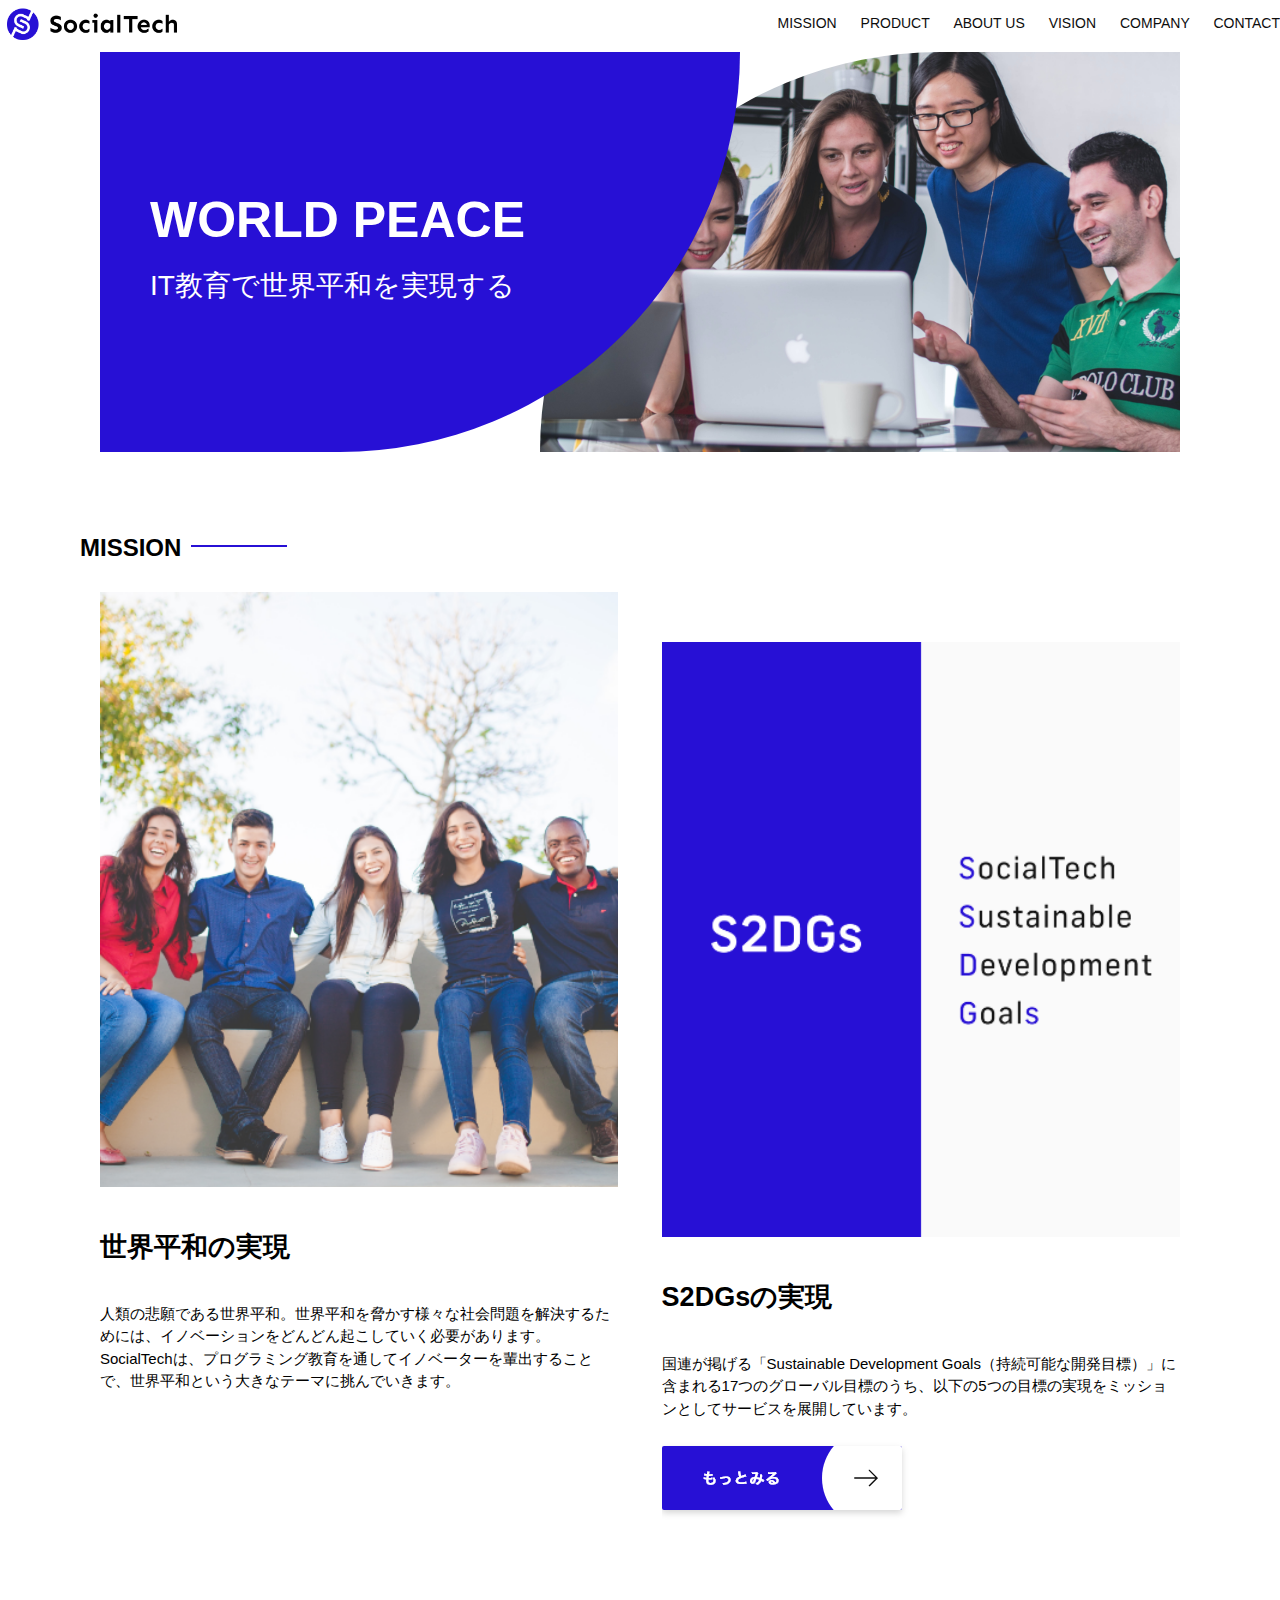
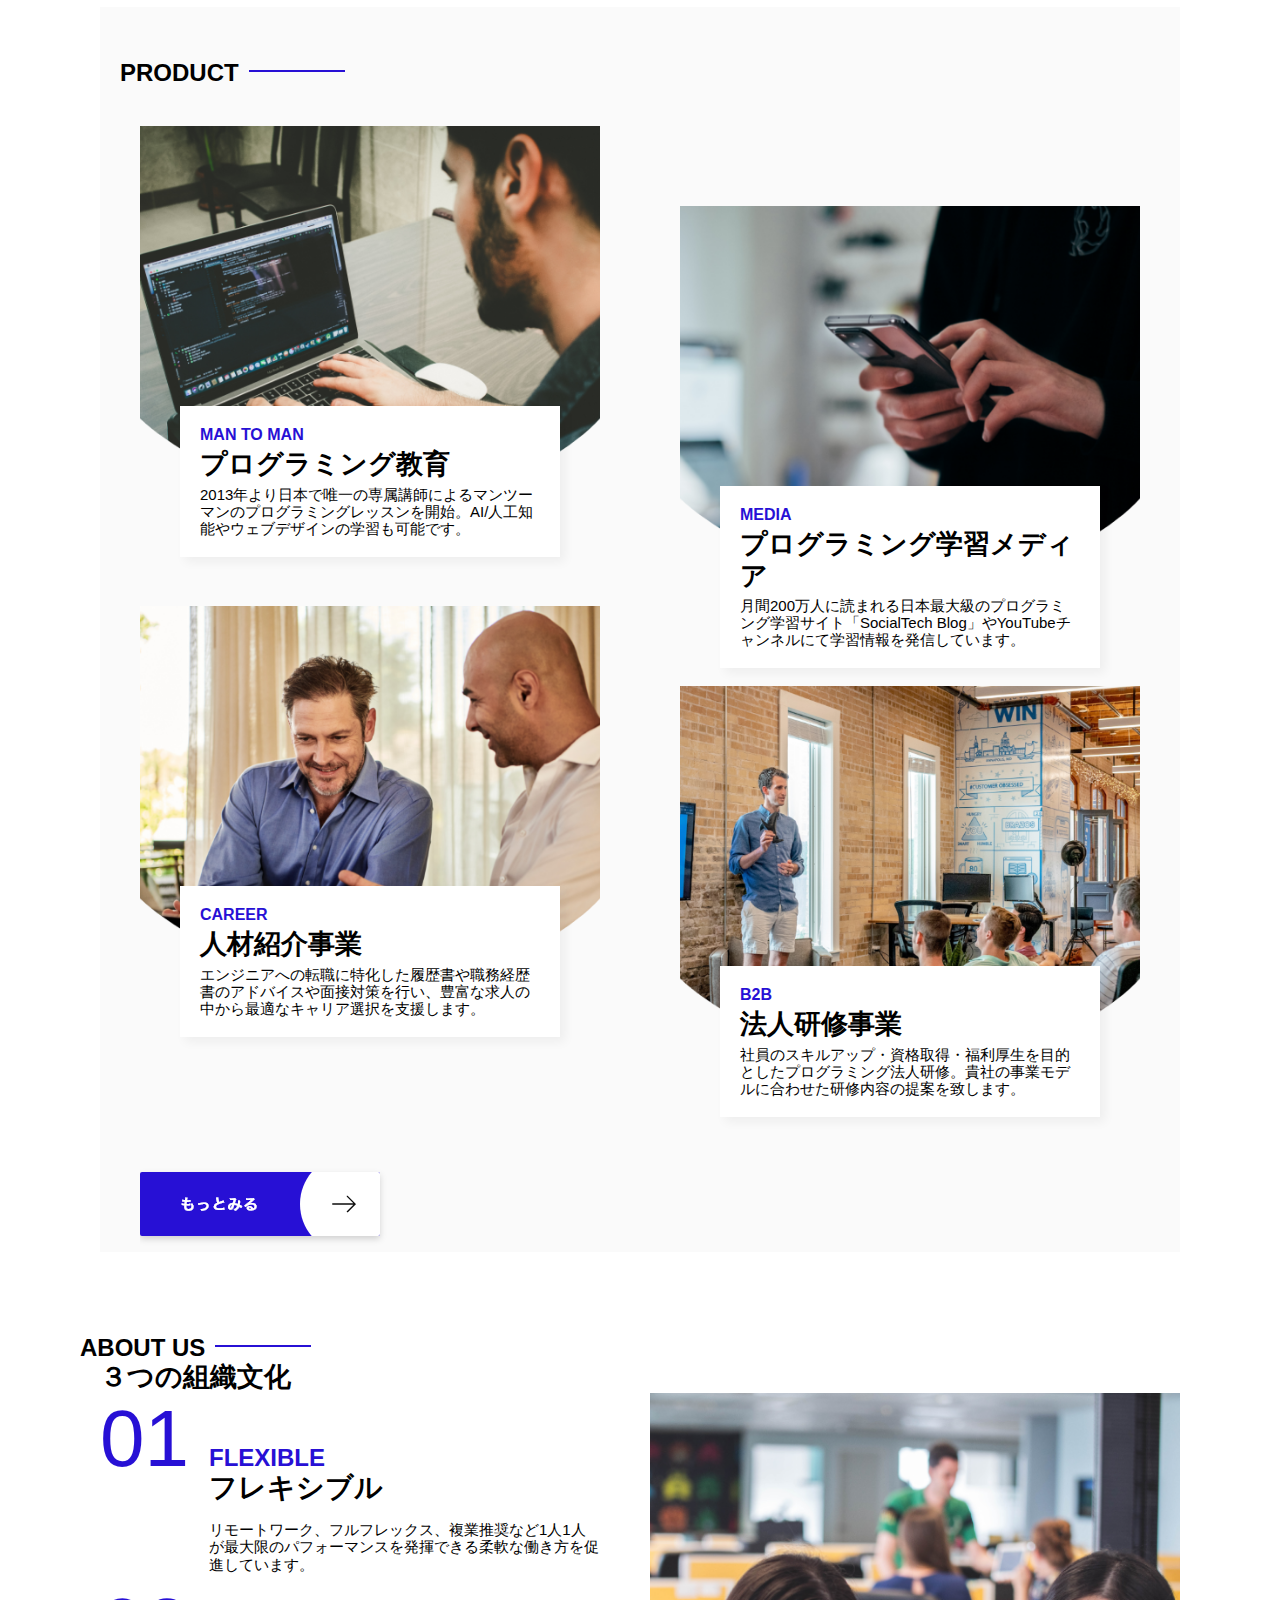
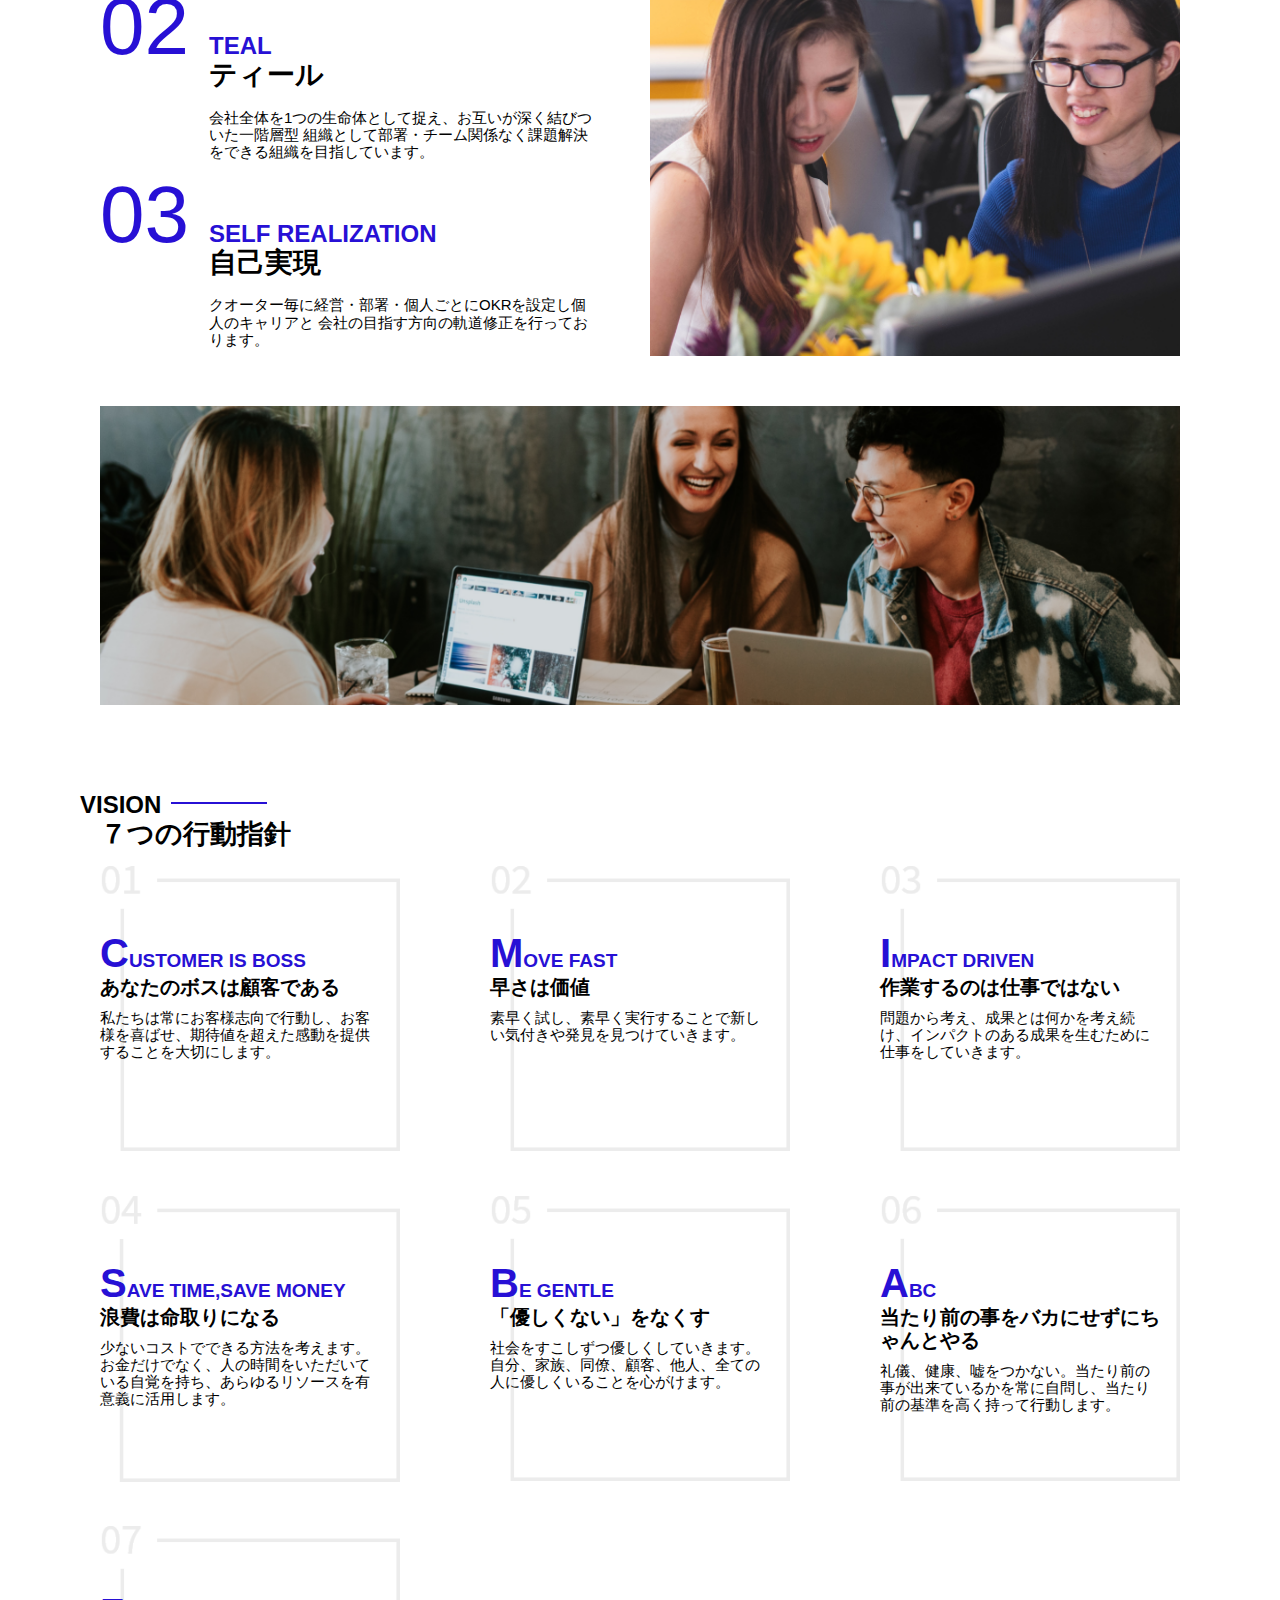
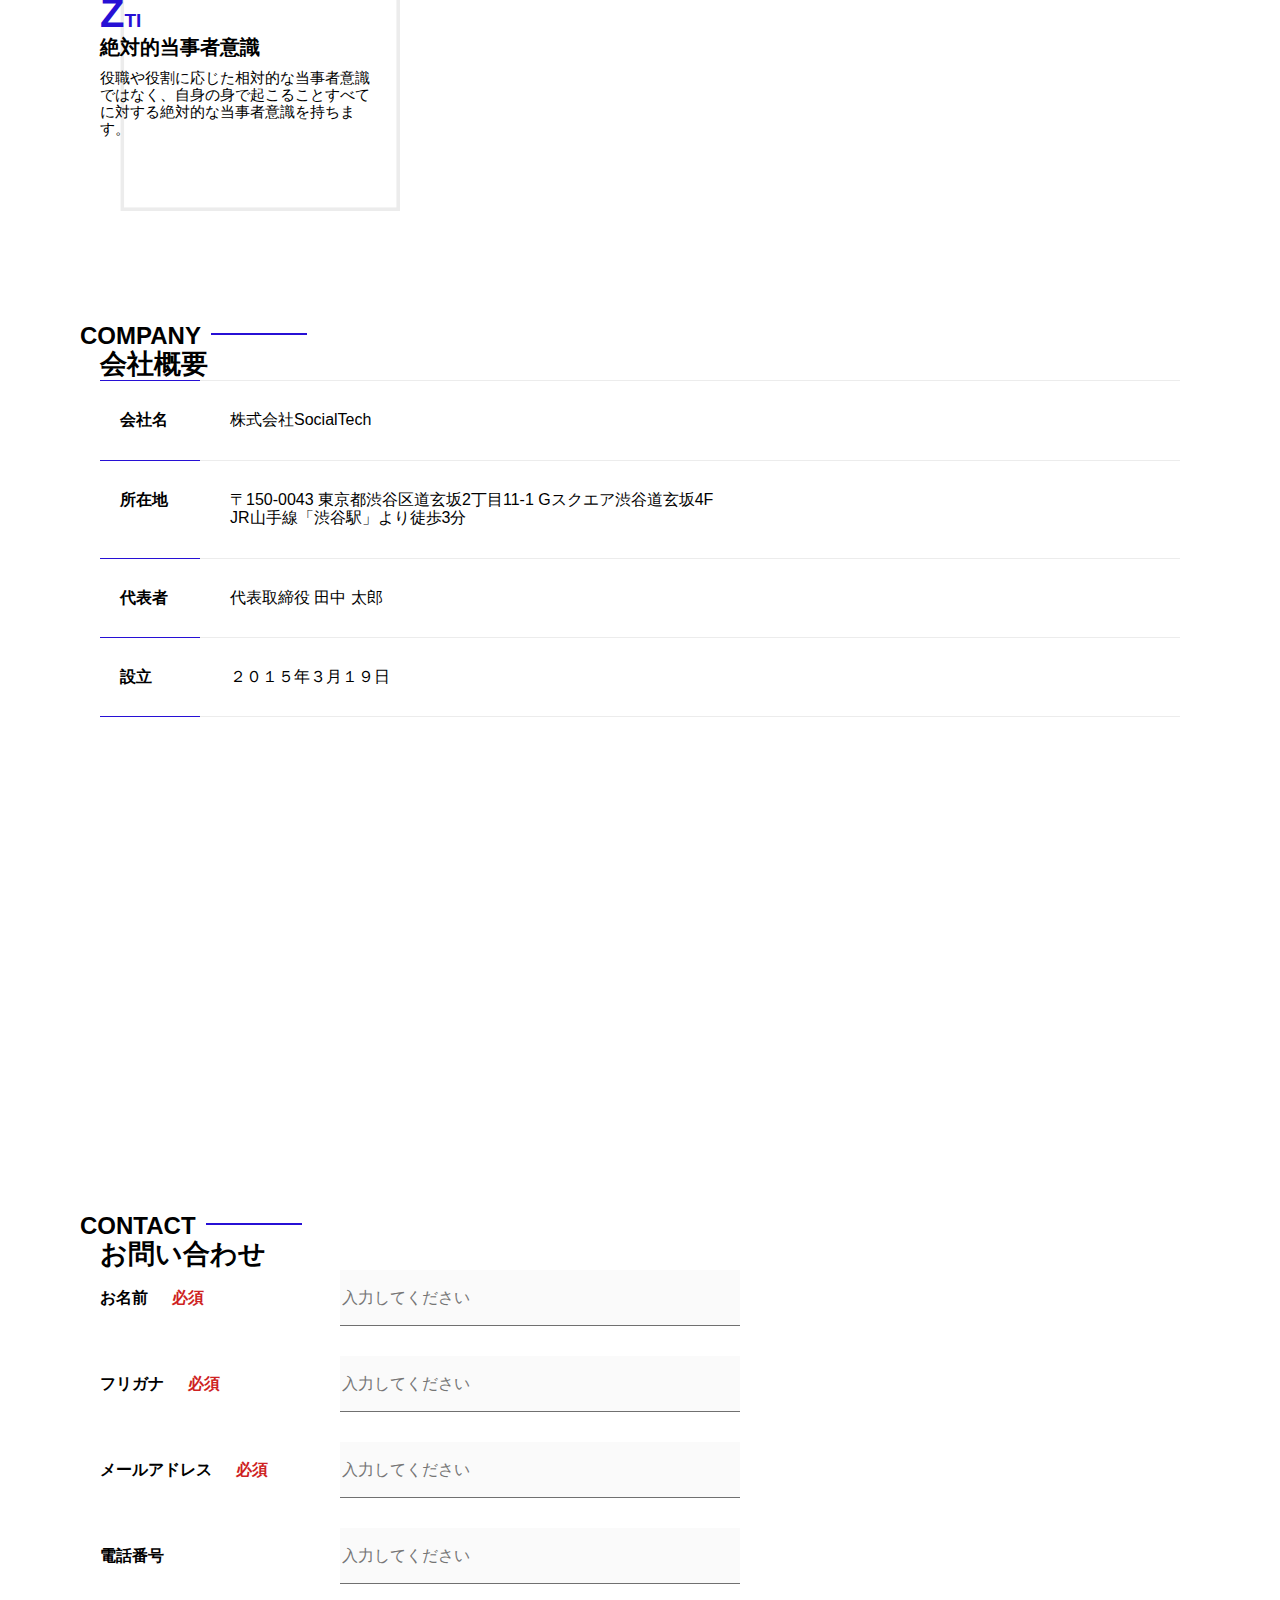
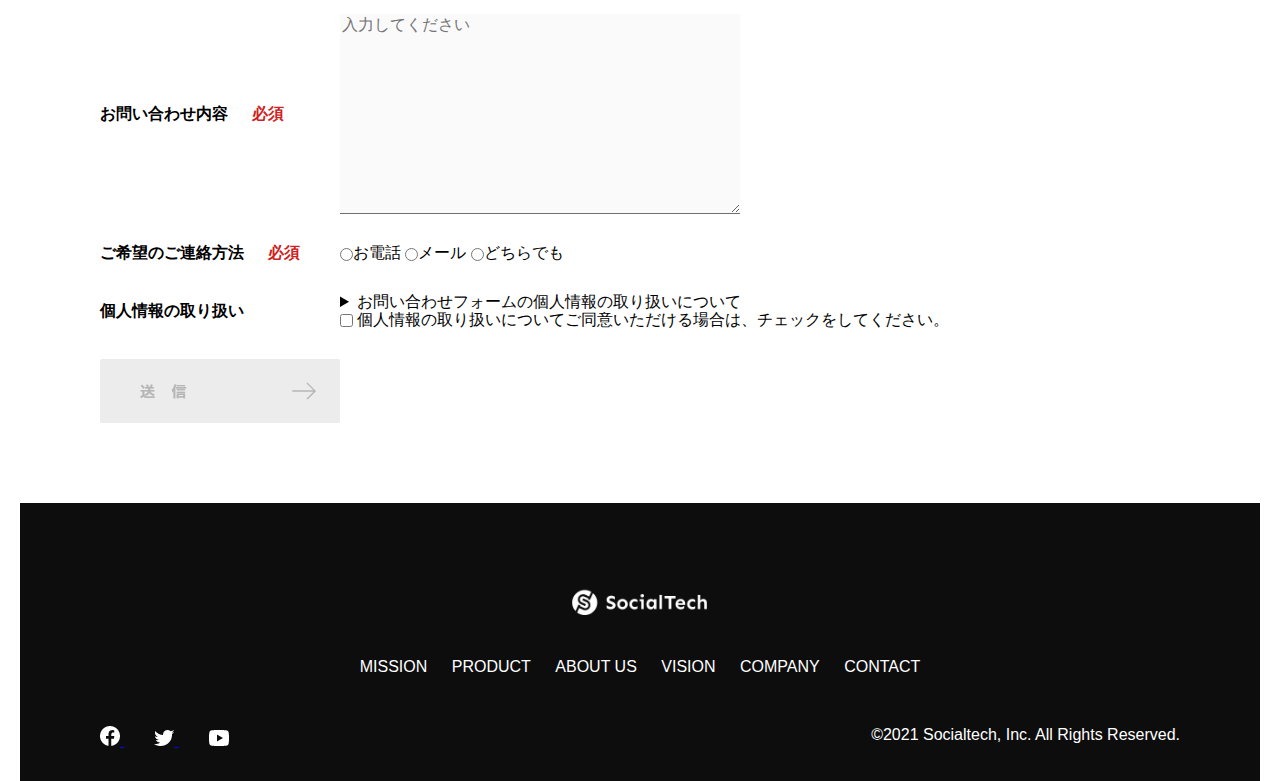
<file: index.html>
<!DOCTYPE html>
<html lang="ja">
  <head>
    <title>SocialTech</title>
    <meta
      name="description"
      content="SocialTechはEdtTech業界のリーディングカンパニーを目指します。" />
    <meta charset="UTF-8" />
    <meta name="viewport" content="width=device-width,initial-scale=1.0" />
    <link rel="stylesheet" href="reset-normalize.css" />
    <link rel="stylesheet" href="style.css" />
    <link rel="stylesheet" href="mission_style.css" />
  </head>
  <body>
    <!-- ヘッダー -->
    <header>
      <!-- ロゴ -->
      <a href="index.html" id="logo"><img src="logo.png" alt="トップページに戻る" /></a>

      <!-- PC用ナビゲーション -->
      <nav id="nav-pc">
        <a href="mission.html">MISSION</a>
        <a href="product.html">PRODUCT</a>
        <a href="index.html#aboutus">ABOUT US</a>
        <a href="index.html#vision">VISION</a>
        <a href="index.html#company">COMPANY</a>
        <a href="index.html#contact">CONTACT</a>
      </nav>
      <!-- スマホ用メニューボタン -->
      <img
        id="menu-sp"
        src="button-menu.png"
        alt="ナビゲーションを開く"
        onclick="document.getElementById('nav-sp').style.display='block'" />
      <!-- スマホ用ナビゲーション -->
      <nav id="nav-sp">
        <img
          id="close"
          src="button-close.png"
          alt="ナビゲーションを閉じる"
          onclick="document.getElementById('nav-sp').style.display='none'" />
        <a
          id="logo-sp"
          href="index.html"
          onclick="document.getElementById('nav-sp').style.display='none'">
          <img src="logo-sp.png" alt="トップページに戻る" />
        </a>
        <a
          class="menu"
          href="mission.html"
          onclick="document.getElementById('nav-sp').style.display='none'">
          MISSION
        </a>
        <a
          class="menu"
          href="product.html"
          onclick="document.getElementById('nav-sp').style.display='none'">
          PRODUCT
        </a>
        <a
          class="menu"
          href="index.html#aboutus"
          onclick="document.getElementById('nav-sp').style.display='none'">
          ABOUT US
        </a>
        <a
          class="menu"
          href="index.html#vision"
          onclick="document.getElementById('nav-sp').style.display='none'">
          VISION
        </a>
        <a
          class="menu"
          href="index.html#company"
          onclick="document.getElementById('nav-sp').style.display='none'">
          COMPANY
        </a>
        <a
          class="menu"
          href="index.html#contact"
          onclick="document.getElementById('nav-sp').style.display='none'">
          CONTACT
        </a>
        <div id="sns">
          <a href="https://www.facebook.com/sejuku2013">
            <img src="button-facebook.png" alt="Facebookのリンク" />
          </a>
          <a href="https://twitter.com/samuraijuku">
            <img src="button-twitter.png" alt="Twitterのリンク" />
          </a>
          <a href="https://www.youtube.com/channel/UCCFOQO5aDK0xXam4cUQXT8g">
            <img src="button-youtube.png" alt="YouTubeのリンク" />
          </a>
        </div>
      </nav>
    </header>

    <!-- メインコンテンツ -->
    <main>
      <article class="container">
        <!-- メインビジュアル -->
        <section id="main-visual">
          <div id="main-message">
            <h1>WORLD PEACE</h1>
            <p>IT教育で世界平和を実現する</p>
          </div>
          <img src="index/index-main.png" alt="PCの周りに集まる多国籍の仲間たち" />
        </section>

        <!-- ミッション -->
        <section id="mission">
          <h2 class="index-h2">MISSION</h2>
          <div id="mission-flex">
            <div>
              <img
                id="mission-photo"
                src="index/index-mission.png"
                alt="屋外のベンチで写真を撮影する多国籍の仲間たち" />
              <h3>世界平和の実現</h3>
              <p>
                人類の悲願である世界平和。世界平和を脅かす様々な社会問題を解決するためには、イノベーションをどんどん起こしていく必要があります。SocialTechは、プログラミング教育を通してイノベーターを輩出することで、世界平和という大きなテーマに挑んでいきます。
              </p>
            </div>

            <div>
              <img id="s2dgs" src="index/s2dgs.png" alt="S2DGs" />
              <h3>S2DGsの実現</h3>
              <p>
                国連が掲げる「Sustainable Development
                Goals（持続可能な開発目標）」に含まれる17つのグローバル目標のうち、以下の5つの目標の実現をミッションとしてサービスを展開しています。
              </p>
              <a href="mission.html">
                <img src="button-more.png" alt="もっとみる" />
              </a>
            </div>
          </div>
        </section>

        <!-- プロダクト -->
        <section id="product">
          <h2 class="index-h2">PRODUCT</h2>
          <div class="product-flex">
            <div id="product-left">
              <div>
                <img
                  class="product-photo"
                  src="index/index-mantoman.png"
                  alt="PCでコードを書く男性" />
                <div class="product-explain">
                  <span>MAN TO MAN</span>
                  <h3>プログラミング教育</h3>
                  <p>
                    2013年より日本で唯一の専属講師によるマンツーマンのプログラミングレッスンを開始。AI/人工知能やウェブデザインの学習も可能です。
                  </p>
                </div>
              </div>
              <div>
                <img
                  class="product-photo"
                  src="index/index-career.png"
                  alt="笑顔で話し合う2人の男性" />
                <div class="product-explain">
                  <span>CAREER</span>
                  <h3>人材紹介事業</h3>
                  <p>
                    エンジニアへの転職に特化した履歴書や職務経歴書のアドバイスや面接対策を行い、豊富な求人の中から最適なキャリア選択を支援します。
                  </p>
                </div>
              </div>
            </div>

            <div id="product-right">
              <div>
                <img
                  class="product-photo"
                  src="index/index-media.png"
                  alt="スマートフォンを操作する人" />
                <div class="product-explain">
                  <span>MEDIA</span>
                  <h3>プログラミング学習メディア</h3>
                  <p>
                    月間200万人に読まれる日本最大級のプログラミング学習サイト「SocialTech
                    Blog」やYouTubeチャンネルにて学習情報を発信しています。
                  </p>
                </div>
              </div>
              <div>
                <img
                  class="product-photo"
                  src="index/index-b2b.png"
                  alt="講演中の男性とそれを聴く人々" />
                <div class="product-explain">
                  <span>B2B</span>
                  <h3>法人研修事業</h3>
                  <p>
                    社員のスキルアップ・資格取得・福利厚生を目的としたプログラミング法人研修。貴社の事業モデルに合わせた研修内容の提案を致します。
                  </p>
                </div>
              </div>
            </div>
          </div>
          <div>
            <a id="product-more" href="product.html">
              <img src="button-more.png" alt="もっとみる" />
            </a>
          </div>
        </section>

        <!-- ABOUT US -->
        <section id="aboutus">
          <h2 class="index-h2">ABOUT US</h2>
          <h3>３つの組織文化</h3>
          <div>
            <table class="culture-table">
              <tr>
                <td>
                  <span class="culture-num">01</span>
                </td>
                <td>
                  <span class="culture-en">FLEXIBLE</span>
                  <span class="culture-jp">フレキシブル</span>
                </td>
              </tr>
              <tr>
                <td>
                  <!-- 空白のセル -->
                </td>
                <td>
                  <p class="culture-descroption">
                    リモートワーク、フルフレックス、複業推奨など1人1人が最大限のパフォーマンスを発揮できる柔軟な働き方を促進しています。
                  </p>
                </td>
              </tr>
              <tr>
                <td>
                  <span class="culture-num">02</span>
                </td>
                <td>
                  <span class="culture-en">TEAL</span>
                  <span class="culture-jp">ティール</span>
                </td>
              </tr>
              <tr>
                <td>
                  <!-- 空白のセル -->
                </td>
                <td>
                  <p class="culture-descroption">
                    会社全体を1つの生命体として捉え、お互いが深く結びついた一階層型
                    組織として部署・チーム関係なく課題解決をできる組織を目指しています。
                  </p>
                </td>
              </tr>
              <tr>
                <td>
                  <span class="culture-num">03</span>
                </td>
                <td>
                  <span class="culture-en">SELF REALIZATION</span>
                  <span class="culture-jp">自己実現</span>
                </td>
              </tr>
              <tr>
                <td>
                  <!-- 空白のセル -->
                </td>
                <td>
                  <p class="culture-descroption">
                    クオーター毎に経営・部署・個人ごとにOKRを設定し個人のキャリアと
                    会社の目指す方向の軌道修正を行っております。
                  </p>
                </td>
              </tr>
            </table>
            <img id="culture-img1" src="index/index-aboutus1.png" alt="笑顔で話し合う2人の女性" />
          </div>
          <img id="culture-img2" src="index/index-aboutus2.png" alt="笑顔で話し合う2人の女性" />
        </section>

        <!-- VISION -->
        <section id="vision">
          <h2 class="index-h2">VISION</h2>
          <h3>７つの行動指針</h3>
          <div>
            <div class="vision-box">
              <img src="index/vision-01.png" alt="01" />
              <span>
                <h4>CUSTOMER IS BOSS</h4>
                <h5>あなたのボスは顧客である</h5>
                <p>
                  私たちは常にお客様志向で行動し、お客様を喜ばせ、期待値を超えた感動を提供することを大切にします。
                </p>
              </span>
            </div>
            <div class="vision-box">
              <img src="index/vision-02.png" alt="02" />
              <span>
                <h4>MOVE FAST</h4>
                <h5>早さは価値</h5>
                <p>素早く試し、素早く実行することで新しい気付きや発見を見つけていきます。</p>
              </span>
            </div>
            <div class="vision-box">
              <img src="index/vision-03.png" alt="03" />
              <span>
                <h4>IMPACT DRIVEN</h4>
                <h5>作業するのは仕事ではない</h5>
                <p>
                  問題から考え、成果とは何かを考え続け、インパクトのある成果を生むために仕事をしていきます。
                </p>
              </span>
            </div>
            <div class="vision-box">
              <img src="index/vision-04.png" alt="04" />
              <span>
                <h4>SAVE TIME,SAVE MONEY</h4>
                <h5>浪費は命取りになる</h5>
                <p>
                  少ないコストでできる方法を考えます。お金だけでなく、人の時間をいただいている自覚を持ち、あらゆるリソースを有意義に活用します。
                </p>
              </span>
            </div>
            <div class="vision-box">
              <img src="index/vision-05.png" alt="05" />
              <span>
                <h4>BE GENTLE</h4>
                <h5>「優しくない」をなくす</h5>
                <p>
                  社会をすこしずつ優しくしていきます。自分、家族、同僚、顧客、他人、全ての人に優しくいることを心がけます。
                </p>
              </span>
            </div>
            <div class="vision-box">
              <img src="index/vision-06.png" alt="06" />
              <span>
                <h4>ABC</h4>
                <h5>当たり前の事をバカにせずにちゃんとやる</h5>
                <p>
                  礼儀、健康、嘘をつかない。当たり前の事が出来ているかを常に自問し、当たり前の基準を高く持って行動します。
                </p>
              </span>
            </div>
            <div class="vision-box">
              <img src="index/vision-07.png" alt="07" />
              <span>
                <h4>ZTI</h4>
                <h5>絶対的当事者意識</h5>
                <p>
                  役職や役割に応じた相対的な当事者意識ではなく、自身の身で起こることすべてに対する絶対的な当事者意識を持ちます。
                </p>
              </span>
            </div>
          </div>
        </section>

        <!-- COMPANY -->
        <section id="company">
          <h2 class="index-h2">COMPANY</h2>
          <h3>会社概要</h3>
          <table id="company-table">
            <tr>
              <th class="tableheadder-first">会社名</th>
              <td class="cell-first">株式会社SocialTech</td>
            </tr>
            <tr>
              <th class="tableheadder">所在地</th>
              <td class="cell">
                〒150-0043 東京都渋谷区道玄坂2丁目11-1 Gスクエア渋谷道玄坂4F<br />JR山手線「渋谷駅」より徒歩3分
              </td>
            </tr>
            <tr>
              <th class="tableheadder">代表者</th>
              <td class="cell">代表取締役 田中 太郎</td>
            </tr>
            <tr>
              <th class="tableheadder">設立</th>
              <td class="cell">２０１５年３月１９日</td>
            </tr>
          </table>
          <iframe
            src="https://www.google.com/maps/embed?pb=!1m18!1m12!1m3!1d6483.500926183388!2d139.6983447!3d35.6585192!2m3!1f0!2f0!3f0!3m2!1i1024!2i768!4f13.1!3m3!1m2!1s0x60188ca992d6d86f%3A0x3cb8d19be083787!2z44CSMTUwLTAwNDM!5e0!3m2!1sja!2sjp!4v1676100847242!5m2!1sja!2sjp"
            width="600"
            height="450"
            style="border: 0"
            allowfullscreen=""
            loading="lazy"
            referrerpolicy="no-referrer-when-downgrade">
          </iframe>
        </section>

        <!-- CONTACT -->
        <section id="contact">
          <h2 class="index-h2">CONTACT</h2>
          <h3>お問い合わせ</h3>
          <!-- STATIC FORMSのフォームタグ -->
          <form action="https://api.staticforms.xyz/submit" method="post">
            <!-- スパム保護 -->
            <input type="text" name="honeypot" style="display: none" />
            <!-- STATIC FORMSのアクセスキー -->
            <input type="hidden" name="accessKey" value="f3ac40f7-c999-4bca-9959-da118b30fbce" />
            <!--メールのタイトル-->
            <input type="hidden" name="subject" value="お問い合わせフォーム" />
            <!-- 送信先のメールアドレスをvalueに設定する -->
            <input type="hidden" name="replyTo" value="moonlightboy7s@yahoo.co.jp" />
            <!-- redirectToのURLは公開後のURLへリンクする -->
            <input type="hidden" name="redirectTo" value="" />

            <div>
              <div class="contact-heading">
                <label class="contact-label"
                  >お名前
                  <span class="contact-span">必須</span>
                </label>
              </div>
              <div class="contact-textbox">
                <input
                  type="text"
                  name="name"
                  placeholder="入力してください"
                  class="contact-textbox" />
              </div>
            </div>
            <div>
              <div class="contact-heading">
                <label class="contact-label"
                  >フリガナ
                  <span class="contact-span">必須</span>
                </label>
              </div>
              <div class="contact-textbox">
                <input
                  type="text"
                  name="kana"
                  placeholder="入力してください"
                  class="contact-textbox" />
              </div>
            </div>
            <div>
              <div class="contact-heading">
                <label class="contact-label"
                  >メールアドレス
                  <span class="contact-span">必須</span>
                </label>
              </div>
              <div class="contact-textbox">
                <input
                  type="text"
                  name="email"
                  placeholder="入力してください"
                  class="contact-textbox" />
              </div>
            </div>
            <div>
              <div class="contact-heading">
                <label class="contact-label">電話番号</label>
              </div>
              <div class="contact-textbox">
                <input
                  type="text"
                  name="phone"
                  placeholder="入力してください"
                  class="contact-textbox" />
              </div>
            </div>
            <div>
              <div class="contact-heading">
                <label class="contact-label"
                  >お問い合わせ内容
                  <span class="contact-span">必須</span>
                </label>
              </div>
              <div class="contact-textarea">
                <textarea
                  name="message"
                  placeholder="入力してください"
                  class="contact-textarea"></textarea>
              </div>
            </div>
            <div>
              <div class="contact-heading">
                <label class="contact-label"
                  >ご希望のご連絡方法
                  <span class="contact-span">必須</span>
                </label>
              </div>
              <div>
                <input class="radiobutton" type="radio" value="tel" name="contact" /><label
                  >お電話</label
                >
                <input class="radiobutton" type="radio" value="mail" name="contact" /><label
                  >メール</label
                >
                <input class="radiobutton" type="radio" value="both" name="contact" /><label
                  >どちらでも</label
                >
              </div>
            </div>
            <div>
              <div class="contact-heading">
                <label class="contact-label">個人情報の取り扱い</label>
              </div>
              <div>
                <details>
                  <summary>お問い合わせフォームの個人情報の取り扱いについて</summary>
                  <div>
                    <span>１．組織の名称又は氏名</span><br />
                    株式会社SocialTech<br /><br />
                    <span
                      >２．個人情報保護管理者（若しくはその代理人）の氏名又は職名、所属及び連絡先
                      鈴木 一郎 コーポレート部</span
                    ><br />
                    メールアドレス:support@socialtech.net<br />
                    TEL:03-xxxx-xxxx<br />
                    <span>３．個人情報の利用目的</span><br />
                    ・本サービス及び本サービスに関連する情報の提供又はそれらに関する連絡のため<br />
                    ・ユーザーの本人確認のため<br />
                    ・当社サービスのご案内のため<br />
                    ・当社の商品等の広告または宣伝（電子メールによるものを含むものとします。）<br /><br />
                    <span>４．個人情報の取り扱い業務の委託</span><br />
                    個人情報の取扱業務の全部または一部を外部に業務委託する場合があります。<br />
                    その際、弊社は、個人情報を適切に保護できる管理体制を敷き実行していることを条件として<br />
                    委託先を厳選したうえで、機密保持契約を委託先と締結し、お客様の個人情報を厳密に管理させます。<br /><br />
                    <span>５．個人情報の開示等の請求</span><br />
                    お客様は、弊社に対してご自身の個人情報の開示等（利用目的の通知、開示、内容の訂正・追加・削除、利用の停止または消去、第三者への提供の停止）に関して、当社問合わせ窓口に申し出ることができます。<br />
                    その際、弊社はお客様ご本人を確認させていただいたうえで、合理的な期間内に対応いたします。<br /><br />
                    なお、個人情報に関する弊社問合わせ先は、次の通りです。<br /><br />
                    株式会社SocialTech 個人情報問合せ窓口<br />
                    〒150-0043 東京都渋谷区道玄坂2丁目11-1 Ｇスクエア渋谷道玄坂 4F<br />
                    メールアドレス:support@socialtech.net TEL:03-xxxx-xxxx<br /><br />
                    <span>６．個人情報を提供されることの任意性について</span><br /><br />
                    お客様がご自身の個人情報を弊社に提供されるか否かは、お客様のご判断によりますが、もしご提供されない場合には、適切なサービスが提供できない場合がありますので予めご了承ください。
                  </div>
                </details>
                <input type="checkbox" name="agree" />
                <span
                  >個人情報の取り扱いについてご同意いただける場合は、チェックをしてください。</span
                >
              </div>
            </div>
            <input type="image" src="button-submit.png" alt="送信する" />
          </form>
        </section>
      </article>
    </main>
    <footer>
      <div id="footer-logo">
        <img src="logo-sp.png" alt="SocialTech" />
      </div>
      <div id="footer-link">
        <a href="mission.html">MISSION</a>
        <a href="product.html">PRODUCT</a>
        <a href="index.html#aboutus">ABOUT US</a>
        <a href="index.html#vision">VISION</a>
        <a href="index.html#company">COMPANY</a>
        <a href="index.html#contact">CONTACT</a>
      </div>
      <div id="sns-footer">
        <a href="https://www.facebook.com/sejuku2013">
          <img src="button-facebook.png" alt="Facebookのリンク" />
        </a>
        <a href="https://twitter.com/samuraijuku">
          <img src="button-twitter.png" alt="Twitterのリンク" />
        </a>
        <a href="https://www.youtube.com/channel/UCCFOQO5aDK0xXam4cUQXT8g">
          <img src="button-youtube.png" alt="YouTubeのリンク" />
        </a>
        <span id="copyright">&copy;2021 Socialtech, Inc. All Rights Reserved.</span>
      </div>
    </footer>
  </body>
</html>
</file>
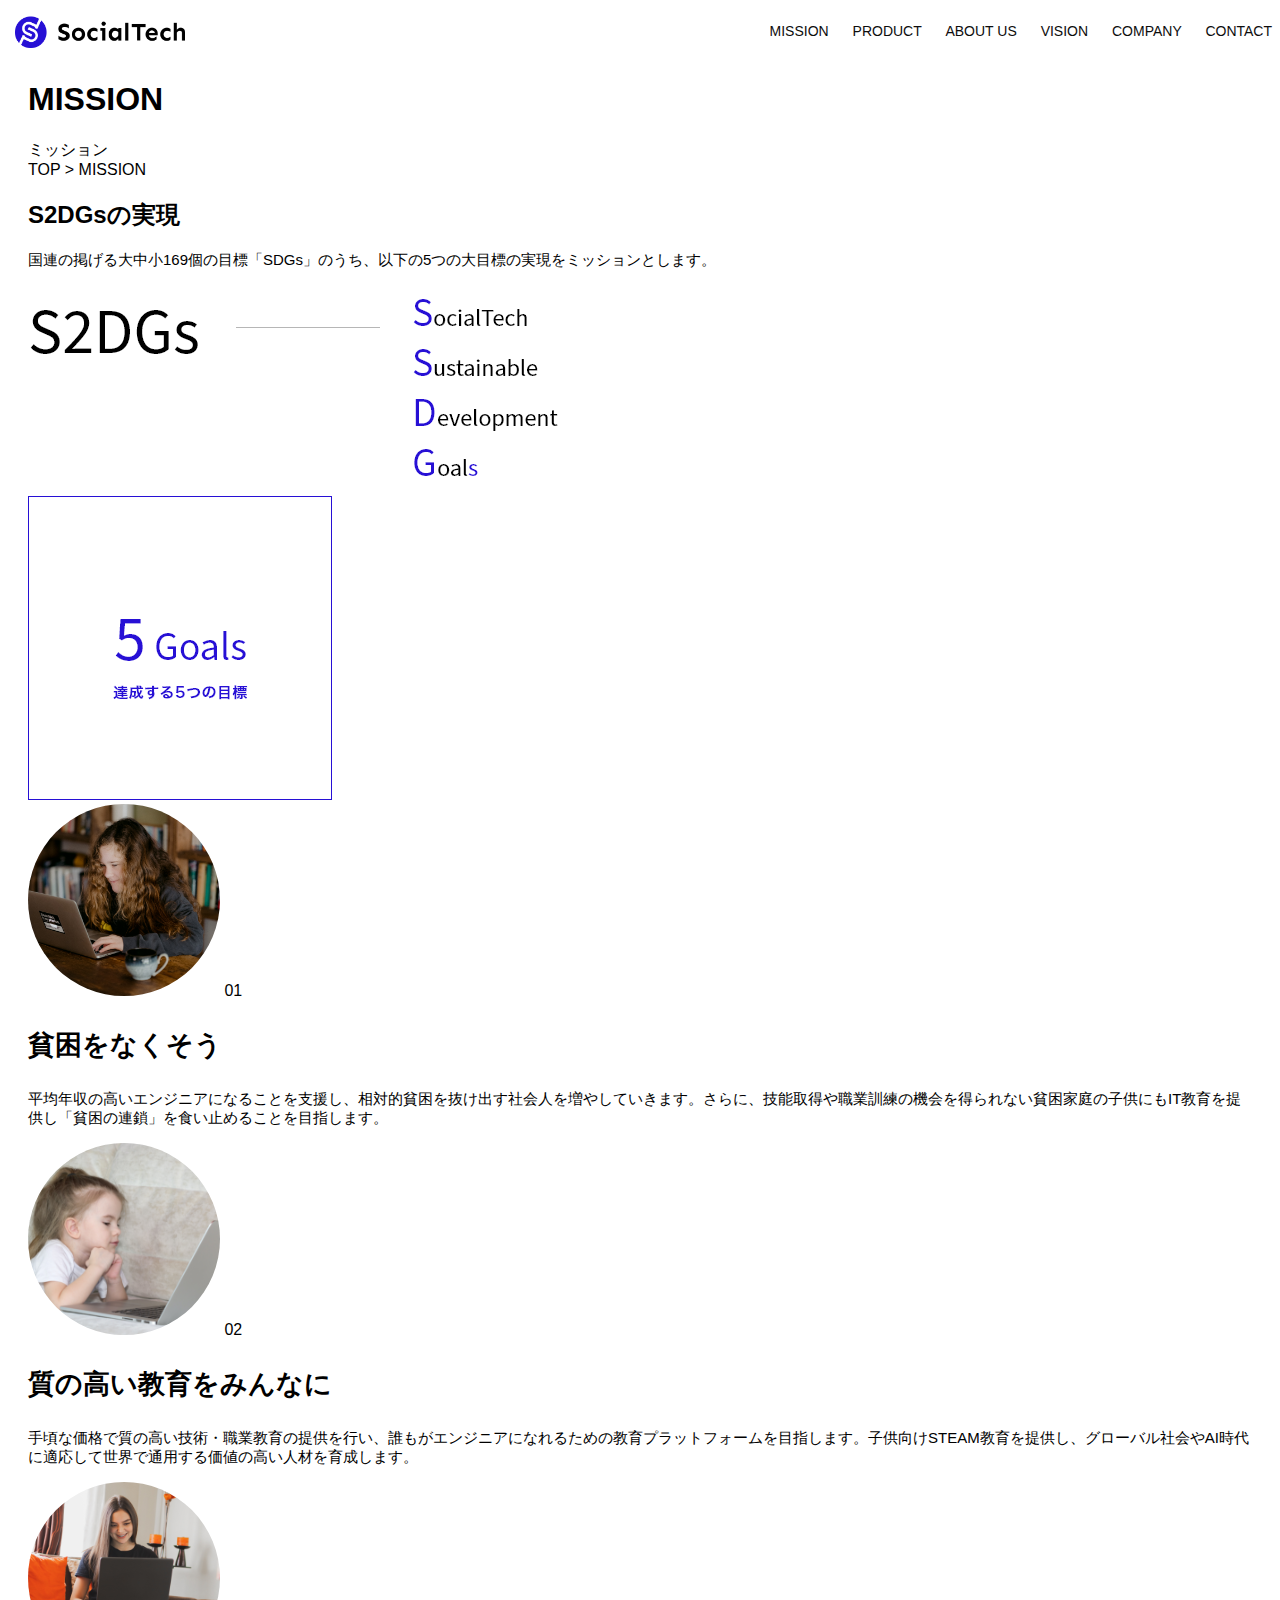
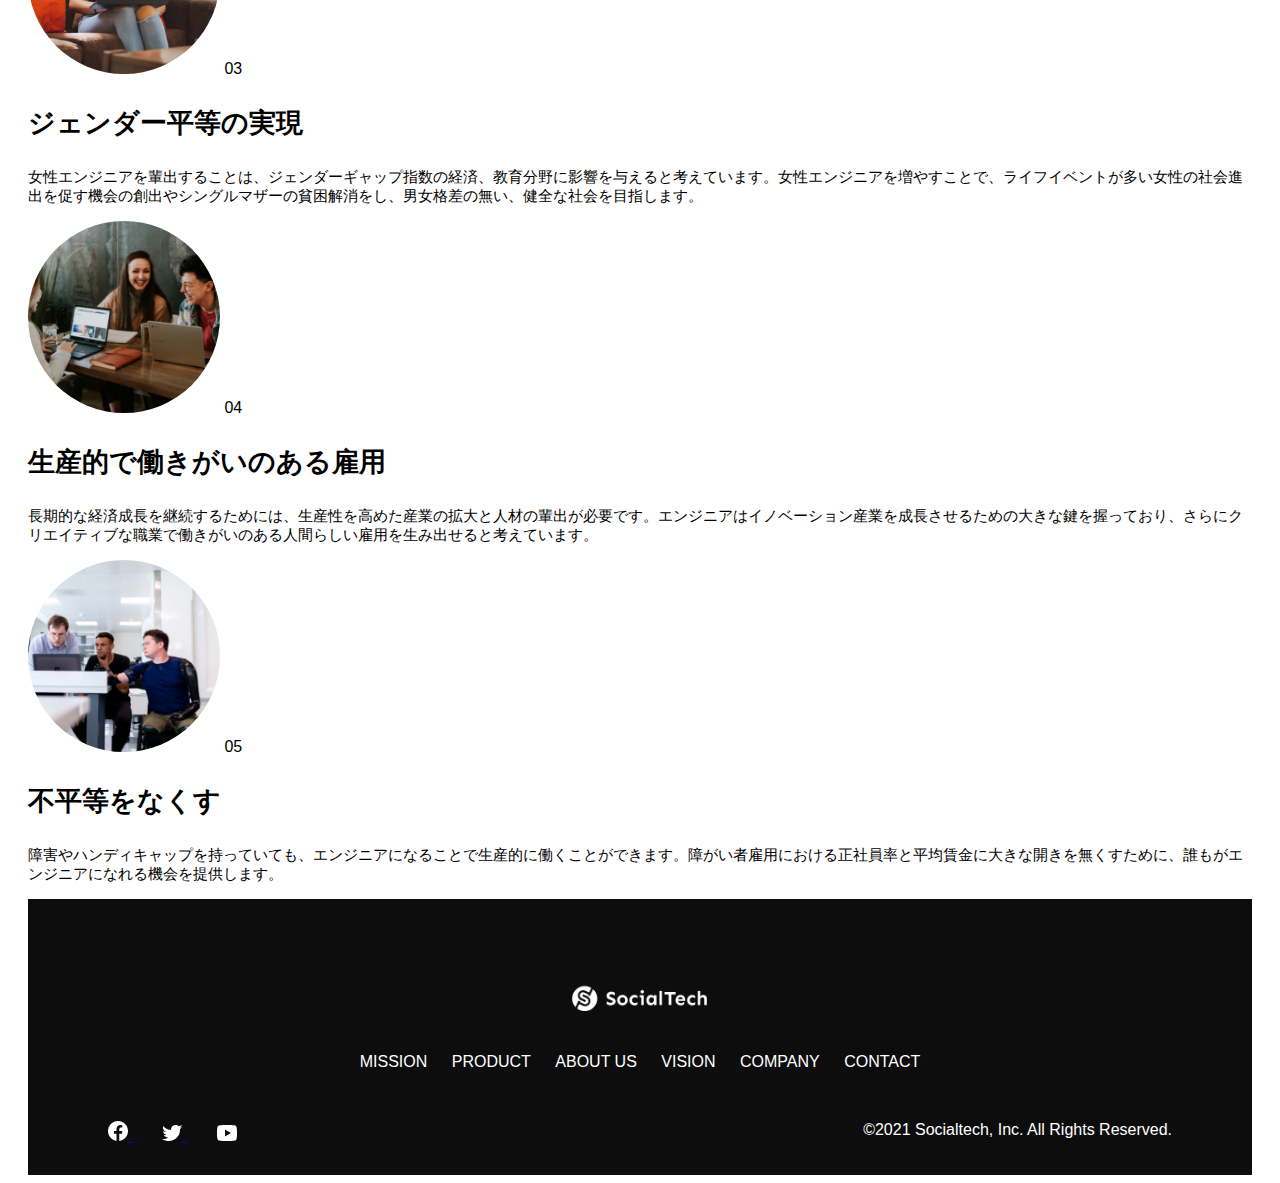
<file: mission.html>
<!DOCTYPE html>
<html>
    <head>
        <title>SocialTech - MISSION ミッション -</title>
        <meta name="description" content="SocialTechが目指す5つの目標（S2DGs）を紹介します">
        <meta name="viewport" content="width=device-width,initial-scale=1.0">
        <meta charset="utf-8">
        <link rel="stylesheet" href="style.css">
    </head>
      <body>
        <header>
          <!-- ロゴ -->
          <a href="index.html" id="logo"><img src="logo.png" alt="トップページに戻る"></a>

            <!-- PC用ナビゲーション -->
            <nav id="nav-pc">
                <a href="mission.html">MISSION</a>
                <a href="product.html">PRODUCT</a>
                <a href="index.html#aboutus">ABOUT US</a>
                <a href="index.html#vision">VISION</a>
                <a href="index.html#company">COMPANY</a>
                <a href="index.html#contact">CONTACT</a>
            </nav>
            <!-- スマホ用メニューボタン -->
            <img id="menu-sp" src="button-menu.png" alt="ナビゲーションを開く" onclick="document.getElementById('nav-sp').style.display='block'">
            <!-- スマホ用ナビゲーション -->
            <nav id="nav-sp">
              <img id="close" src="button-close.png" alt="ナビゲーションを閉じる" onclick="document.getElementById('nav-sp').style.display='none'">
              <a id="logo-sp" href="index.html" onclick="document.getElementById('nav-sp').style.display='none'">
              <img src="logo-sp.png" alt="トップページに戻る">
              </a>
              <a class="menu" href="mission.html" onclick="document.getElementById('nav-sp').style.display='none'">
              MISSION
              </a>
              <a class="menu" href="product.html" onclick="document.getElementById('nav-sp').style.display='none'">
              PRODUCT
              </a>
              <a class="menu" href="index.html#aboutus" onclick="document.getElementById('nav-sp').style.display='none'">
              ABOUT US
              </a>
              <a class="menu" href="index.html#vision" onclick="document.getElementById('nav-sp').style.display='none'">
              VISION
              </a>
              <a class="menu" href="index.html#company" onclick="document.getElementById('nav-sp').style.display='none'">
              COMPANY
              </a>
              <a class="menu" href="index.html#contact" onclick="document.getElementById('nav-sp').style.display='none'">
              CONTACT
              </a>
              <div id="sns">
                <a href="https://www.facebook.com/sejuku2013">
                  <img src="button-facebook.png" alt="Facebookのリンク">
                </a>
                <a href="https://twitter.com/samuraijuku">
                  <img src="button-twitter.png" alt="Twitterのリンク">
                </a>
                <a href="https://www.youtube.com/channel/UCCFOQO5aDK0xXam4cUQXT8g">
                  <img src="button-youtube.png" alt="YouTubeのリンク">
                </a>
              </div>
            </nav>
        </header>
        <main>
            <article>
              <!-- missionのメインビジュアル -->
              <section id="mission-main">
                <div id="mission-title">
                  <h1>MISSION</h1>
                  <span>ミッション</span>
                  <div>
                    TOP > MISSION
                  </div>
                </div>
              </section>
              <!-- missionのS2DGsセクション -->
              <section id="mission-s2dgs">
                <h2 class="mission-h2">S2DGsの実現</h2>
                <p>国連の掲げる大中小169個の目標「SDGs」のうち、以下の5つの大目標の実現をミッションとします。</p>
                <img src="mission/mission-s2dgs.png" alt="S2DGs">
              </section>
              <!-- missionの５Goalsセクション -->
              <section id="mission-5goals">
                <div>
                  <img id="s2dgs-image" src="mission/mission-5goals.png" alt="5Goals">
                </div>
                <div>
                  <div class="mission-5goals-img-left">
                    <img src="mission/mission-5goals01.png" alt="PCを操作する女の子">
                    <span class="fivegoals-number">01</span>
                    <h3 class="fivegoals-h3">貧困をなくそう</h3>
                    <p class="fivegoals-p">平均年収の高いエンジニアになることを支援し、相対的貧困を抜け出す社会人を増やしていきます。さらに、技能取得や職業訓練の機会を得られない貧困家庭の子供にもIT教育を提供し「貧困の連鎖」を食い止めることを目指します。</p>
                  </div>
                  <div class="mission-5goals-img-right">
                    <img src="mission/mission-5goals02.png" alt="PCを見つめる小さい女の子">
                    <span class="fivegoals-number">02</span>
                    <h3 class="fivegoals-h3">質の高い教育をみんなに</h3>
                    <p class="fivegoals-p">手頃な価格で質の高い技術・職業教育の提供を行い、誰もがエンジニアになれるための教育プラットフォームを目指します。子供向けSTEAM教育を提供し、グローバル社会やAI時代に適応して世界で通用する価値の高い人材を育成します。</p>
                  </div>
                  <div class="mission-5goals-img-left">
                    <img src="mission/mission-5goals03.png" alt="PCを操作する女性">
                    <span class="fivegoals-number">03</span>
                    <h3 class="fivegoals-h3">ジェンダー平等の実現</h3>
                    <p class="fivegoals-p">女性エンジニアを輩出することは、ジェンダーギャップ指数の経済、教育分野に影響を与えると考えています。女性エンジニアを増やすことで、ライフイベントが多い女性の社会進出を促す機会の創出やシングルマザーの貧困解消をし、男女格差の無い、健全な社会を目指します。</p>
                  </div>
                  <div class="mission-5goals-img-right">
                    <img src="mission/mission-5goals04.png" alt="笑顔で話し合う3人の男女">
                    <span class="fivegoals-number">04</span>
                    <h3 class="fivegoals-h3">生産的で働きがいのある雇用</h3>
                    <p class="fivegoals-p">長期的な経済成長を継続するためには、生産性を高めた産業の拡大と人材の輩出が必要です。エンジニアはイノベーション産業を成長させるための大きな鍵を握っており、さらにクリエイティブな職業で働きがいのある人間らしい雇用を生み出せると考えています。</p>
                  </div>
                  <div class="mission-5goals-img-left">
                    <img src="mission/mission-5goals05.png" alt="障害を持つ男性が生き生きと働く様子">
                    <span class="fivegoals-number">05</span>
                    <h3 class="fivegoals-h3">不平等をなくす</h3>
                    <p class="fivegoals-p">障害やハンディキャップを持っていても、エンジニアになることで生産的に働くことができます。障がい者雇用における正社員率と平均賃金に大きな開きを無くすために、誰もがエンジニアになれる機会を提供します。</p>
                  </div>
                </div>
              </section>
            </article>
        </main>
        <footer>
            <div id="footer-logo">
              <img src="logo-sp.png" alt="SocialTech">
            </div>
            <div id="footer-link">
              <a href="mission.html">MISSION</a>
              <a href="product.html">PRODUCT</a>
              <a href="index.html#aboutus">ABOUT US</a>
              <a href="index.html#vision">VISION</a>
              <a href="index.html#company">COMPANY</a>
              <a href="index.html#contact">CONTACT</a>
            </div>
            <div id="sns-footer">
              <a href="https://www.facebook.com/sejuku2013">
                <img src="button-facebook.png" alt="Facebookのリンク">
              </a>
              <a href="https://twitter.com/samuraijuku">
                <img src="button-twitter.png" alt="Twitterのリンク">
              </a>
              <a href="https://www.youtube.com/channel/UCCFOQO5aDK0xXam4cUQXT8g">
                <img src="button-youtube.png" alt="YouTubeのリンク">
              </a>
              <span id="copyright">&copy;2021 Socialtech, Inc. All Rights Reserved. </span>
            </div>
        </footer>
      </body>
</html>
</file>
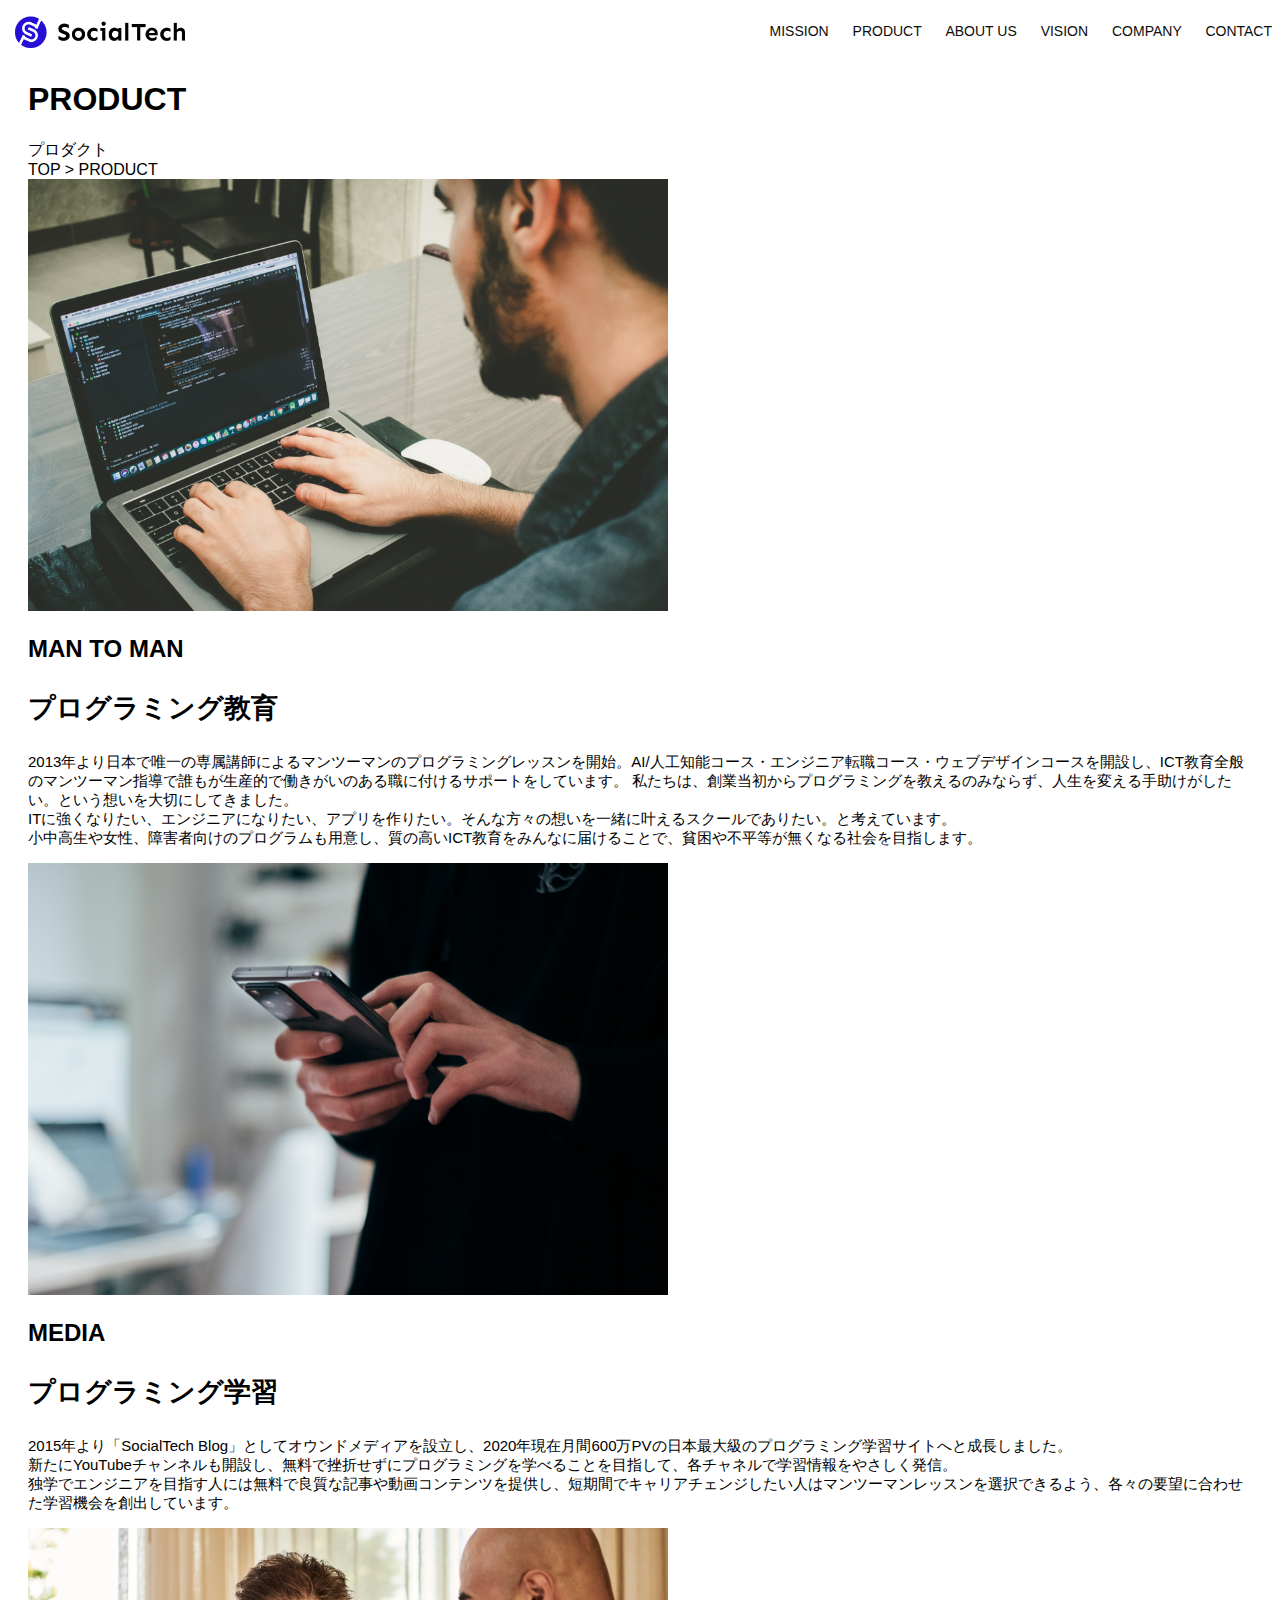
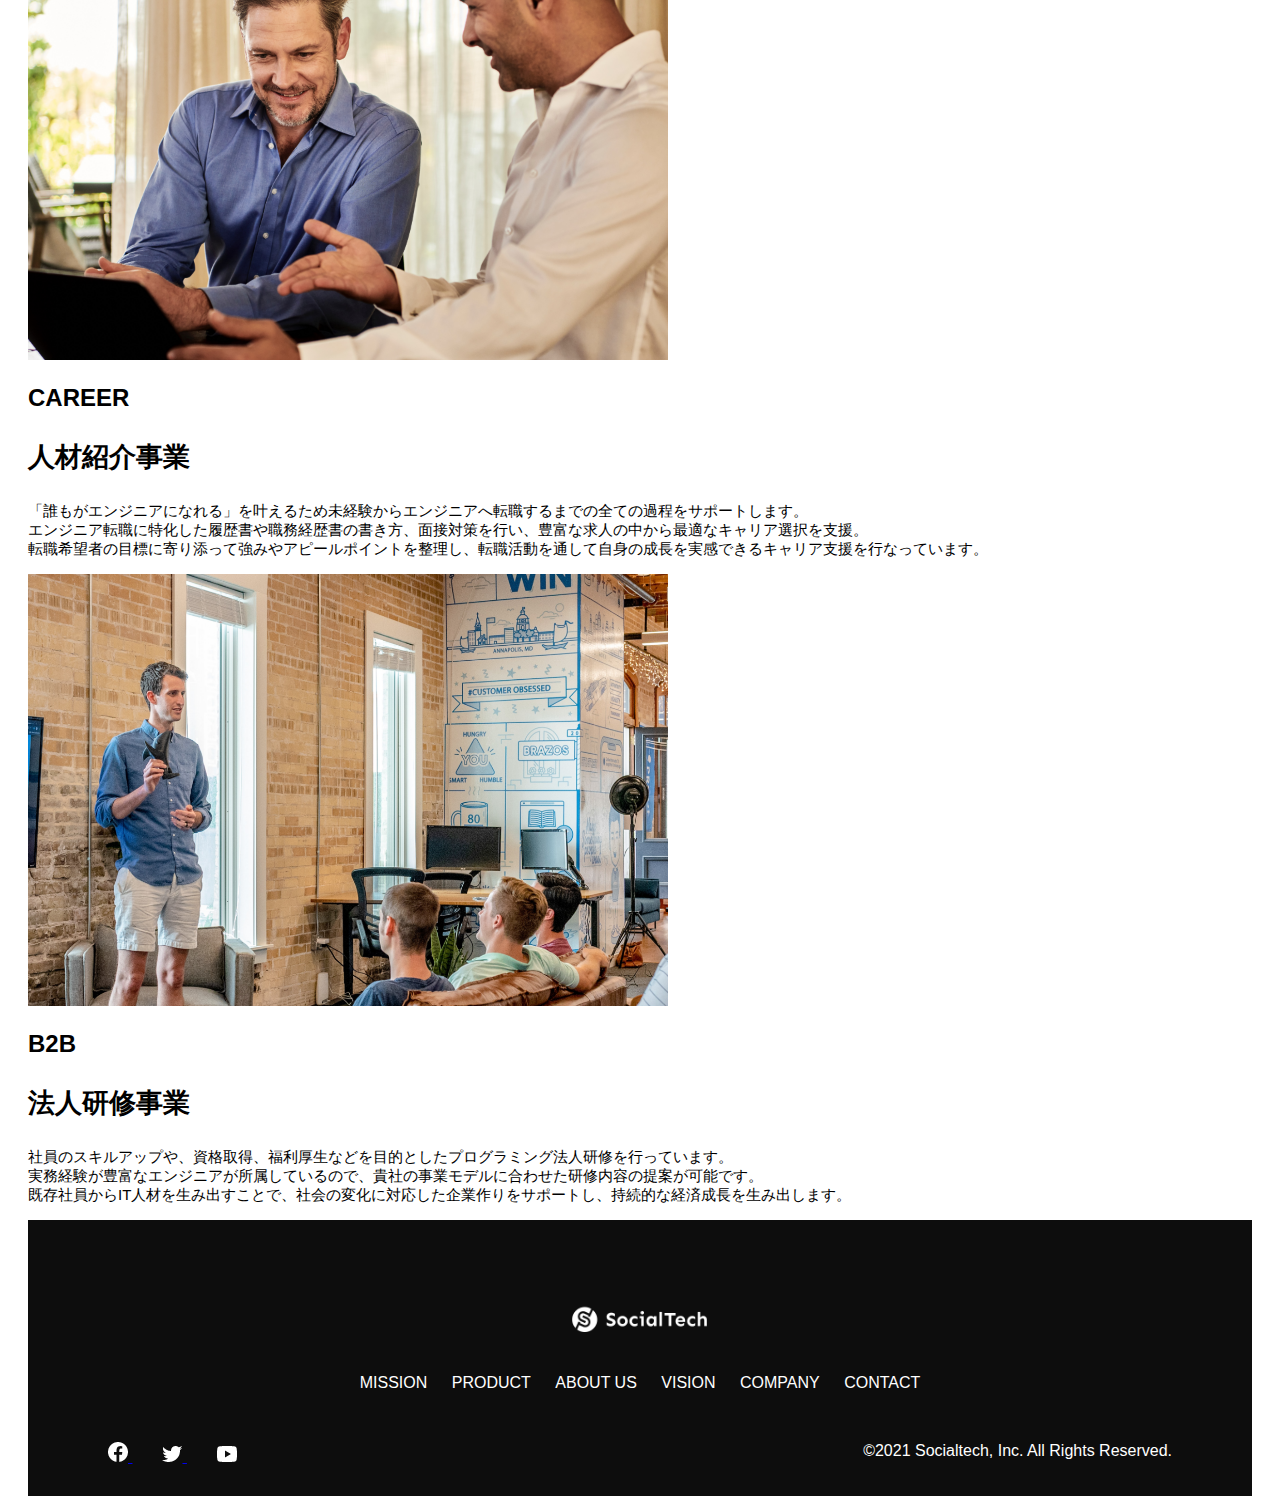
<file: product.html>
<!DOCTYPE html>
<html>
    <head>
        <meta charset="utf-8">
        <title>SocialTech -PRODUCT プロダクト-</title>
        <meta name="description" content="SocialTechの4つのプロダクトを紹介します">
        <meta name="viewport" content="width=device-width,initial-scale=1.0">
        <link rel="stylesheet" href="style.css">
    </head>
    <body>
        <header>
            <a href="index.html" id="logo">
            <img src="logo.png" alt="トップページに戻る">
            </a>
            <nav id="nav-pc">
                <a href="mission.html">MISSION</a>
                <a href="product.html">PRODUCT</a>
                <a href="index.html#aboutus">ABOUT US</a>
                <a href="index.html#vision">VISION</a>
                <a href="index.html#company">COMPANY</a>
                <a href="index.html#contact">CONTACT</a>
            </nav>

            <img id="menu-sp" src="button-menu.png" alt="ナビゲーションを開く" onclick="document.getElementById('nav-sp').style.display='block'">
            <nav id="nav-sp">
                <img id="close" src="button-close.png" alt="ナビゲーションを閉じる" onclick="document.getElementById('nav-sp').style.display='none'">
                <a id="logo-sp" href="index.html" onclick="document.getElementById('nav-sp').style.display='none'">
                    <img src="logo-sp.png" alt="トップページに戻る">
                </a>
                <a class="menu" href="mission.html" onclick="document.getElementById('nav-sp').style.display='none'">MISSION</a>
                <a class="menu" href="product.html" onclick="document.getElementById('nav-sp').style.display='none'">PRODUCT</a>
                <a class="menu" href="index.html#aboutus" onclick="document.getElementById('nav-sp').style.display='none'">ABOUT US</a>
                <a class="menu" href="index.html#vision" onclick="document.getElementById('nav-sp').style.display='none'">VISION</a>
                <a class="menu" href="index.html#company" onclick="document.getElementById('nav-sp').style.display='none'">COMPANY</a>
                <a class="menu" href="index.html#contact" onclick="document.getElementById('nav-sp').style.display='none'">CONTACT</a>
                <div id="sns">
                    <a href="https://www.facebook.com/sejuku2013">
                        <img src="button-facebook.png" alt="Facebookのリンク">
                    </a>
                    <a href="https://twitter.com/samuraijuku">
                        <img src="button-twitter.png" alt="Twitterのリンク">
                    </a>
                    <a href="https://www.youtube.com/channel/UCCFOQO5aDK0xXam4cUQXT8g">
                        <img src="button-youtube.png" alt="YouTubeのリンク">
                    </a>
                </div>
            </nav>
        </header>
        <main>
            <article>
                <!-- PRODUCTのメインビジュアル -->
                <section id="product-main">
                    <div id="product-title">
                        <h1>PRODUCT</h1>
                        <span>プロダクト</span>
                        <div>TOP > PRODUCT</div>
                    </div>
                </section>
                <!-- PRODUCTのメインコンテンツ -->
                <section id="product-content">
                    <div>
                        <img class="product-image-left" src="product/product-mantoman.png" alt="PCでコードを書く男性">
                        <div class="product-explain-right">
                            <h2 class="product-h2">MAN TO MAN</h2>
                            <h3 class="product-h3">プログラミング教育</h3>
                            <p>2013年より日本で唯一の専属講師によるマンツーマンのプログラミングレッスンを開始。AI/人工知能コース・エンジニア転職コース・ウェブデザインコースを開設し、ICT教育全般のマンツーマン指導で誰もが生産的で働きがいのある職に付けるサポートをしています。
                               私たちは、創業当初からプログラミングを教えるのみならず、人生を変える手助けがしたい。という想いを大切にしてきました。<br>ITに強くなりたい、エンジニアになりたい、アプリを作りたい。そんな方々の想いを一緒に叶えるスクールでありたい。と考えています。<br>小中高生や女性、障害者向けのプログラムも用意し、質の高いICT教育をみんなに届けることで、貧困や不平等が無くなる社会を目指します。
                            </p>
                        </div>
                    </div>
                    <div>
                        <img class="product-image-right" src="product/product-media.png" alt="スマートフォンを操作する人">
                        <div class="product-explain-left">
                            <h2 class="product-h2">MEDIA</h2>
                            <h3 class="product-h3">プログラミング学習</h3>
                            <p>2015年より「SocialTech
                                Blog」としてオウンドメディアを設立し、2020年現在月間600万PVの日本最大級のプログラミング学習サイトへと成長しました。<br>新たにYouTubeチャンネルも開設し、無料で挫折せずにプログラミングを学べることを目指して、各チャネルで学習情報をやさしく発信。<br>独学でエンジニアを目指す人には無料で良質な記事や動画コンテンツを提供し、短期間でキャリアチェンジしたい人はマンツーマンレッスンを選択できるよう、各々の要望に合わせた学習機会を創出しています。
                            </p>
                        </div>
                    </div>
                    <div>
                        <img class="product-image-left" src="product/product-career.png" alt="笑顔で話し合う2人の男性">
                        <div class="product-explain-right">
                            <h2 class="product-h2">CAREER</h2>
                            <h3 class="product-h3">人材紹介事業</h3>
                            <p>
                                「誰もがエンジニアになれる」を叶えるため未経験からエンジニアへ転職するまでの全ての過程をサポートします。<br>エンジニア転職に特化した履歴書や職務経歴書の書き方、面接対策を行い、豊富な求人の中から最適なキャリア選択を支援。<br>転職希望者の目標に寄り添って強みやアピールポイントを整理し、転職活動を通して自身の成長を実感できるキャリア支援を行なっています。<br>
                            </p>
                        </div>
                    </div>
                    <div>
                        <img class="product-image-right" src="product/product-b2b.png" alt="講演中の男性とそれを聴く人々">
                        <div class="product-explain-left">
                            <h2 class="product-h2">B2B</h2>
                            <h3 class="product-h3">法人研修事業</h3>
                            <p>
                                社員のスキルアップや、資格取得、福利厚生などを目的としたプログラミング法人研修を行っています。<br>実務経験が豊富なエンジニアが所属しているので、貴社の事業モデルに合わせた研修内容の提案が可能です。<br>既存社員からIT人材を生み出すことで、社会の変化に対応した企業作りをサポートし、持続的な経済成長を生み出します。
                            </p>
                        </div>
                    </div>
                </section>
            </article>
        </main>
        <footer>
            <div id="footer-logo">
                <img src="logo-sp.png" alt="SocialTech">
            </div>
            <div id="footer-link">
                <a href="mission.html">MISSION</a>
                <a href="product.html">PRODUCT</a>
                <a href="index.html#aboutus">ABOUT US</a>
                <a href="index.html#vision">VISION</a>
                <a href="index.html#company">COMPANY</a>
                <a href="index.html#contact">CONTACT</a>
            </div>
            <div id="sns-footer">
                <a href="https://www.facebook.com/sejuku2013">
                    <img src="button-facebook.png" alt="Facebookのリンク">
                </a>
                <a href="https://twitter.com/samuraijuku">
                    <img src="button-twitter.png" alt="Twitterのリンク">
                </a>
                <a href="https://www.youtube.com/channel/UCCFOQO5aDK0xXam4cUQXT8g">
                    <img src="button-youtube.png" alt="YouTubeのリンク">
                </a>
                <span id="copyright">&copy;2021 Socialtech, Inc. All Rights Reserved.</span>
            </div>
        </footer>
    </body>
</html>
</file>
<file: style.css>
/* PC,スマホ共通スタイル */
body {
  font-family: "Source Sans Pro", "Hiragino Kaku Gothic ProN", Meiryo, Arial, sans-serif;
  overflow-x: hidden;
  padding: 0 20px;
}

p {
  font-size: 15px;
}

img:not([alt]) {
  border: 10px solid red;
}

/* ================
    PC用のスタイル
　================= */
/* 画面幅が７６８ｐｘ以上のとき */

/* ========
  ヘッダー
  =========== */
header {
  margin: 0 -20px;
  display: flex;
  justify-content: space-between;
}

/* ナビゲーションのレイアウト */
#nav-pc {
  text-align: right;
  font-size: 14px;
  padding-top: 15px;
}

/* ナビゲーションのリンクの装飾設定 */
#nav-pc > a {
  text-decoration: none;
  margin-left: 20px;
}

#nav-pc > a:link {
  color: #0d0d0d;
}

#nav-pc > a:visited {
  color: #0d0d0d;
}

#nav-pc > a:hover {
  color: #0d0d0d;
  text-decoration: underline;
}

#nav-pc > a:active {
  color: #0d0d0d;
}

/* スマホ用ナビを非表示 */
#menu-sp,
#nav-sp {
  display: none;
}

/* ==============
  メインコンテナ
  =================== */

.container {
  max-width: 1080px;
  margin: 0 auto;
}

/* ==============
  ファーストビュー
  ================= */

/* メインビジュアル */
#main-visual {
  display: flex;
  justify-content: space-between;
  width: 100%;
  height: 400px;
}

#main-message {
  background-color: #2710d5;
  color: #ffffff;
  border-radius: 0 0 476px 0;
  width: 100%;
  height: 100%;
  z-index: 11;
  margin-right: -100px;
}

#main-message > h1 {
  font-size: 50px;
  font-weight: bold;
  margin: 140px 0 0 50px;
}

#main-message > p {
  font-size: 28px;
  margin: 20px 0 0 50px;
}

#main-visual > img {
  width: 100%;
  height: 100%;
  border-radius: 476px 0 0 0;
  z-index: 10;
  object-fit: cover;
  margin-left: -100px;
}

/* ==============
  ミッション
  ================= */

/* 見出し */
.index-h2 {
  margin: 40px 0 0 -20px;
}

.index-h2::after {
  content: url("line.png");
  margin-left: 10px;
}

h3 {
  font-size: 27px;
}

/* ミッション */
#mission {
  margin: 80px auto;
  width: 100%;
}

#mission-flex {
  width: 100%;
  display: flex;
  justify-content: space-between;
}

#mission-flex > div {
  width: 48%;
  margin-top: 30px;
}

#mission-photo {
  width: 100%;
}

#mission h3 {
  margin: 40px 0;
}

#mission p {
  line-height: 1.5;
}

#s2dgs {
  margin-top: 50px;
  width: 100%;
}

#mission-flex > div > a {
  display: block;
  margin-top: 20px;
}

/* ==============
  プロダクト
  ================= */

#product {
  margin: 80px 0;
  padding: 10px 40px 0px 40px;
  background-color: #fafafa;
}

/* ４つのコンテンツをグループ化する外枠 */
.product-flex {
  margin-top: 40px;
  display: flex;
}

/* 左のカラム（グループ） */
#product-left {
  width: 50%;
  margin-right: 20px;
}

/* 右のカラム（グループ） */
#product-right {
  width: 50%;
  margin-left: 20px;
  margin-top: 80px;
}

/* 画像＋説明の枠 */
#product-left > div {
  position: relative;
  height: 480px;
  margin: 0 20px 0 0;
}

#product-right > div {
  position: relative;
  height: 480px;
  margin: 0 0 0 20px;
}

/* 画像 */
.product-photo {
  width: 100%;
}

/* 説明文の枠 */
.product-explain {
  background-color: #ffffff;
  position: absolute;
  left: 0;
  top: 280px;
  margin: 0 40px;
  padding: 20px;
  box-shadow: 5px 5px 10px rgba(0, 0, 0, 0.05);
}

/* 説明文の英語 */
.product-explain > span {
  color: #2710d5;
  font-weight: bold;
  font-size: 16px;
  margin: 0;
}

/* 説明文の見出し */
.product-explain > h3 {
  margin: 5px 0;
}

/* 説明文 */
.product-explain > p {
  margin: 0;
}

/* 「もっとみる」ボタン */
#product-more {
  margin: 0 auto -42px auto;
}

/* about us */
#aboutus {
  margin: 80px auto;
}

/* ３つの組織文化と画像を入れる枠 */
#aboutus > div {
  display: flex;
}

/* 画像 */
#culture-img1 {
  width: 100%;
  align-self: flex-start;
}

#culture-img2 {
  margin-top: 50px;
  width: 100%;
}

/* ３つの組織文化の表 */
.culture-table {
  max-width: 500px;
  margin-right: 50px;
}

/* 番号 */
.culture-num {
  font-size: 80px;
  color: #2710d5;
  margin-right: 20px;
}

/* 組織文化英語 */
.culture-en {
  color: #2710d5;
  font-weight: bold;
  font-size: 24px;
  display: block;
}

/* 組織文化日本語 */
.culture-jp {
  font-size: 28px;
  font-weight: bold;
}

/* 組織文化説明文 */
.culture-description {
  margin: 0;
}

/* vision */
#vision {
  margin: 80px auto;
}

/* セクション内の外枠 */
#vision > div {
  width: 100%;
  display: flex;
  justify-content: space-between;
  flex-wrap: wrap;
}

/* ７つの行動指針の枠 */
.vision-box {
  width: 300px;
  height: 300px;
  margin-bottom: 30px;
  position: relative;
}

.vision-box > img {
  width: 100%;
  height: auto;
  position: absolute;
  top: 0;
  left: 0;
  z-index: 30;
}

.vision-box > span {
  position: absolute;
  top: 0;
  left: 0;
  z-index: 31;
  margin-right: 20px;
}

.vision-box > span > h4 {
  color: #2710d5;
  font-size: 19px;
  margin-top: 80px;
}

.vision-box > span > h4::first-letter {
  font-size: 40px;
}

.vision-box > span > h5 {
  font-size: 20px;
  margin: 0;
}

.vision-box > span > p {
  margin-top: 10px;
}

/* company */
#company {
  margin: 80px auto;
}

#company-table {
  width: 100%;
}

.tableheadder {
  text-align: left;
  padding: 20px;
  border-bottom-color: #2710d5;
  border-bottom-width: 1px;
  border-bottom-style: solid;
  width: 100px;
}

.tableheadder-first {
  text-align: left;
  padding: 20px;
  border-bottom-color: #2710d5;
  border-bottom-width: 1px;
  border-bottom-style: solid;
  width: 100px;
  border-top-color: #2710d5;
  border-top-width: 1px;
  border-top-style: solid;
}

.cell {
  padding: 30px;
  border-bottom-color: #ececec;
  border-bottom-width: 1px;
  border-bottom-style: solid;
}

.cell-first {
  padding: 30px;
  border-bottom-color: #ececec;
  border-bottom-width: 1px;
  border-bottom-style: solid;
  border-top-color: #ececec;
  border-top-width: 1px;
  border-top-style: solid;
}

#company > iframe {
  width: 100%;
  height: 368px;
  margin-top: 40px;
}

/* contact */
#contact {
  margin: 80px auto;
}

/* 外枠 */
#contact > form > div {
  display: flex;
  flex-direction: row;
  flex-wrap: wrap;
  padding-bottom: 30px;
}

/* 左列の見出し */
.contact-heading {
  width: 240px;
  align-self: center;
}

/* 見出しのラベル */
.contact-label {
  font-weight: bold;
}

/* 必須 */
.contact-span {
  color: #ce2222;
  margin: 20px;
  font-weight: bold;
}

/* テキストボックス */
.contact-textbox {
  border-top: 0;
  border-right: 0;
  border-left: 0;
  border-bottom-color: #707070;
  border-bottom-width: 1px;
  border-bottom-style: solid;
  background-color: #fafafa;
  width: 400px;
  height: 56px;
}

/* お問い合わせ内容のテキストエリア */
.contact-textarea {
  border-top: 0;
  border-right: 0;
  border-left: 0;
  border-bottom-color: #707070;
  border-bottom-width: 1px;
  border-bottom-style: solid;
  background-color: #fafafa;
  width: 400px;
  height: 200px;
}

/* 個人情報の取り扱い */
details {
  width: 700px;
}

details > div {
  background-color: #fafafa;
  padding: 20px;
}

details > div > span {
  font-weight: bold;
}

/* フッター */
footer {
  background-color: #0d0d0d;
  text-align: center;
  padding: 80px 80px 30px 80px;
}

#footer-logo {
  margin-bottom: 30px;
}

#footer-link {
  margin-bottom: 50px;
}

#footer-link > a {
  text-decoration: none;
  margin: 10px;
}

#footer-link > a:link {
  color: #ffffff;
}

#footer-link > a:visited {
  color: #ffffff;
}

#footer-link > a:hover {
  color: #ffffff;
  text-decoration: underline;
}

#footer-link > a:active {
  color: #ffffff;
}

#sns-footer {
  text-align: left;
  width: 100%;
}

#sns-footer > a {
  margin-right: 30px;
}

#copyright {
  color: #ffffff;
  float: right;
}

/* =====================
スマートフォン用のスタイル
===================== */
/* 画面幅が７６７px以下のとき */
@media screen and (max-width: 767px) {
  /* スマートフォン用のスタイルを指定する */
  body {
    min-width: 375px;
    margin: 0;
  }

  /* PC用ナビゲーション非表示 */
  #nav-pc {
    display: none;
  }

  /* ハンバーガーメニュー */
  #menu-sp {
    float: right;
    padding: 0;
  }

  /* スマホ用ナビゲーションの表示切り替え */
  /* 初期状態、レイアウトと非表示設定 */
  #nav-sp {
    background-color: #2710d5;
    position: absolute;
    top: 0;
    left: 0;
    width: 100%;
    height: 100%;
    display: none;
    z-index: 100;
  }

  /* ボタン */
  #close {
    position: absolute;
    right: 20px;
    top: 20px;
  }

  /* ナビゲーションメニュー用ロゴ */
  #logo-sp {
    margin: 80px 0 30px 20px;
  }

  /* ナビゲーションのリンクの装飾設定 */
  #nav-sp > a {
    display: block;
  }

  #nav-sp > a:link {
    color: #ffffff;
  }

  #nav-sp > a:visited {
    color: #ffffff;
  }

  #nav-sp > a:hover {
    color: #ffffff;
    text-decoration: underline;
  }

  #nav-sp > a:active {
    color: #ffffff;
  }

  #nav-sp > .menu {
    text-decoration: none;
    display: block;
    margin: 0 20px 0 20px;
    height: 44px;
    font-size: 16px;
    background-image: url("arrow.png");
    background-repeat: no-repeat;
    background-position: right top;
  }

  #sns {
    position: absolute;
    bottom: 20px;
    left: 20px;
  }

  #sns > a {
    margin-right: 30px;
  }

  /* メインビジュアル */
  #main-visual {
    position: relative;
    height: 470px;
    width: 100%;
    overflow: hidden;
  }

  #main-visual > div {
    position: absolute;
    top: 0;
    left: 0;
    background-color: #2710d5;
    color: white;
    border-radius: 0 0 476px 0;
    text-align: center;
    height: 280px;
    width: 100%;
    z-index: 11;
  }

  #main-visual > div > h1 {
    font-size: 28px;
    margin-top: 90px;
  }

  #main-visual > div > p {
    margin: 0;
  }

  #main-visual > img {
    width: 100%;
    border-radius: 476px 0 0 0;
    z-index: 10;
    position: absolute;
    bottom: 0;
    right: 0;
  }

  /* 見出し */
  .index-h2::after {
    content: url("line.png");
    margin-left: 10px;
  }

  h3 {
    font-size: 24px;
    margin-top: 10px;
  }

  /* ミッション */
  #mission {
    margin: 20px;
  }

  #mission-photo,
  #s2dgs {
    width: 100%;
  }

  /* PRODUCT */
  #product {
    background-color: #fafafa;
    padding-top: 10px;
  }

  #product h2 {
    margin-left: 20px;
  }

  /* 外枠 */
  /* 左右のカラム　スマホでは縦並び */
  #product-left,
  #product-right {
    margin-left: 20px;
    margin-right: 20px;
  }

  /* 画像＋説明の枠 */
  #product-left > div,
  #product-right > div {
    position: relative;
    height: 540px;
  }

  /*  */
  .product-explain {
    background-color: #ffffff;
    position: absolute;
    left: 0;
    bottom: 50px;
    padding: 20px;
    box-shadow: 5px 5px 10px rgba(0, 0, 0, 0.05);
  }

  .product-explain > span {
    color: #2710d5;
    font-weight: bold;
    font-size: 16px;
    margin: 0;
  }

  .product-explain > h3 {
    margin-top: 10px;
    margin-bottom: 10px;
  }

  /* 画像 */
  .product-photo {
    width: 100%;
  }

  #product-more > img {
    margin: 0 0 -42px 20px;
  }

  /* ABOUT US */
  #aboutus {
    margin: 80px 20px;
  }

  #aboutus > div {
    display: flex;
    flex-direction: column;
  }

  .culture-table {
    width: 100%;
    padding-right: 20px;
    order: 2;
  }

  #culture-img1 {
    width: 100%;
    order: 1;
  }

  #culture-img2 {
    width: 100%;
  }

  .culture-num {
    font-size: 80px;
    color: #2710d5;
  }

  .culture-en {
    color: #2710d5;
    font-weight: bold;
    font-size: 24px;
    display: block;
  }

  .culture-jp {
    display: block;
  }

  .culture-description {
    margin: 0;
  }

  /* VISION */
  #vision {
    margin: 80px 20px;
  }

  .vision-box {
    width: 300px;
    height: 300px;
    margin-bottom: 30px;
    position: relative;
  }

  .vision-box > img {
    width: 100%;
    height: auto;
    position: absolute;
    top: 0;
    left: 0;
    z-index: 30;
  }

  .vision-box > span {
    position: absolute;
    top: 0;
    left: 0;
    z-index: 31;
    margin-right: 20px;
  }

  .vision-box > span > h4 {
    color: #2710d5;
    font-size: 19px;
    margin-top: 60px;
  }

  .vision-box > span > h5 {
    font-size: 20px;
    margin: 0;
  }

  .vision-box > span > p {
    margin-top: 10px;
  }

  /* 会社概要 */
  #company {
    margin: 0 20px;
  }

  #company > h3 {
    margin-bottom: 20px;
  }

  #company-table {
    width: 100%;
  }

  .tableheadder-first {
    text-align: left;
    padding: 20px;
    border-bottom-color: #2710d5;
    border-bottom-width: 1px;
    border-bottom-style: solid;
    border-top: solid 1px #2710d5;
    width: 50px;
  }

  .tableheadder {
    text-align: left;
    padding: 20px;
    border-bottom: solid 1px #2710d5;
    width: 50px;
  }

  .cell-first {
    padding: 20px;
    border-bottom: solid 1px #ececec;
    border-top: solid 1px #ececec;
  }

  .cell {
    padding: 20px;
    border-bottom: solid 1px #ececec;
  }

  #company > iframe {
    width: 100%;
    height: 240px;
    margin-top: 40px;
  }

  /* CONTACT */
  #contact {
    margin: 80px 20px;
  }

  #contact > h3 {
    margin-bottom: 20px;
  }

  #contact > form > div {
    margin-bottom: 20px;
  }

  .contact-heading {
    margin-bottom: 20px;
  }

  /* ラベル */
  .contact-label {
    font-weight: bold;
  }

  /* 必須 */
  .contact-span {
    color: #ce2222;
    margin-left: 20px;
    font-weight: bold;
  }

  .contact-textbox {
    height: 56px;
    border-top: 0;
    border-right: 0;
    border-left: 0;
    background-color: #fafafa;
    border-bottom: solid 1px #707070;
    min-width: 300px;
    width: 100%;
  }

  .contact-textarea {
    height: 150px;
    border-top: 0;
    border-right: 0;
    border-left: 0;
    background-color: #fafafa;
    border-bottom: solid 1px #707070;
    width: 100%;
  }

  .radiobutton {
    margin-bottom: 20px;
  }

  .radiobutton + label::after {
    content: "\A";
    white-space: pre;
  }

  /* フッター */
  footer {
    background-color: #0d0d0d;
    padding: 30px 20px 50px 20px;
  }

  #footer-logo {
    margin-bottom: 30px;
  }

  #footer-link {
    margin-bottom: 50px;
  }

  #footer-link > a {
    text-decoration: none;
    margin: 0 20px 30px 0;
    display: block;
    background-image: url("arrow.png");
    background-repeat: no-repeat;
    background-position: right top;
  }

  #footer-link > a:link {
    color: #ffffff;
  }

  #footer-link > a:visited {
    color: #ffffff;
  }

  #footer-link > a:hover {
    color: #ffffff;
    text-decoration: underline;
  }

  #footer-link > a:active {
    color: #ffffff;
  }

  #sns-footer > a {
    margin-right: 30px;
  }

  #copyright {
    color: #ffffff;
    display: block;
    margin-top: 30px;
    font-size: 12px;
  }
}
</file>
<file: mission_style.css>
@charset "UTF-8";

/* mission.html用スタイル */
/* ミッションのメインビジュアル */
#mission-main {
  height: 496px;
  width: 100%;
  background-image: url("mission/mission-main.png");
  background-repeat: no-repeat;
  background-position-y: center;
}

#mission-title {
  background-color: #2710d5;
  width: 368px;
  color: #ffffff;
  height: 496px;
  border-radius: 0 248px 248px 0;
  position: relative;
}

#mission-title > h1 {
  position: absolute;
  top: 0;
  left: 100px;
  font-size: 80px;
}

#mission-title > span {
  position: absolute;
  top: 200px;
  left: 100px;
  font-size: 26px;
}

#mission-title > div {
  position: absolute;
  top: 350px;
  left: 100px;
  font-size: 16px;
}

/* S2DGsのセクション */
#mission-s2dgs {
  width: 100%;
  margin: 20px;
}

.mission-h2 {
  color: #2710d5;
  font-size: 40px;
}

/* 5Goalsのセクション */
#mission-5goals {
  margin: 20px;
  display: flex;
}

#mission-5goals > div {
  flex-grow: 1;
  padding: 20px;
}

.mission-5goals-img-left {
  margin-bottom: 40px;
}

.mission-5goals-img-right {
  margin-bottom: 40px;
}

.mission-5goals-img-left > img {
  float: left;
  margin: 20px;
}

.mission-5goals-img-right > img {
  float: right;
  margin: 20px;
}

.fivegoals-number {
  color: #2710d5;
  font-size: 48px;
  margin: 0;
}

.fivegoals-h3 {
  font-size: 28px;
  margin: 0;
}

.fivegoals-p {
  margin: 0;
}

/* mission.htmlのページ */
/* missionのメインビジュアル */
#mission-main {
  background-image: url("mission/mission-main.png");
  background-repeat: no-repeat;
  background-position-y: center;
  background-size: auto 208px;
  width: 100%;
  height: 256px;
}

#mission-title {
  color: #ffffff;
  background-color: #2710d5;
  border-radius: 0 248px 248px 0;
  width: 136px;
  height: 256px;
  position: relative;
}

#mission-title > h1 {
  position: absolute;
  left: 20px;
  top: 0px;
  font-size: 40px;
}

#mission-title > span {
  position: absolute;
  left: 20px;
  top: 110px;
  font-size: 18px;
}

#mission-title > div {
  position: absolute;
  left: 20px;
  top: 180px;
  font-size: 13px;
}

/* S2DGsセクション */
#mission-s2dgs {
  margin: 20px;
}

.mission-h2 {
  color: #2710d5;
  font-size: 38px;
  margin: 0;
}

#mission-s2dgs > img {
  width: 100%;
}

/* 5Goalsセクション */
#mission-5goals {
  margin: 20px;
}

#s2dgs-image {
  width: 100%;
}

#mission-5goals > div > div {
  margin-bottom: 40px;
}

.mission-5goals-img-left > img {
  margin: 20px auto;
  display: block;
}

.mission-5goals-img-right > img {
  margin: 20px auto;
  display: block;
}

.fivegoals-number {
  color: #2710d5;
  font-size: 48px;
  margin: 0;
}

.fivegoals-h3 {
  font-size: 28px;
  margin: 0;
}

.fivegoals-p {
  margin: 0;
}
</file>
